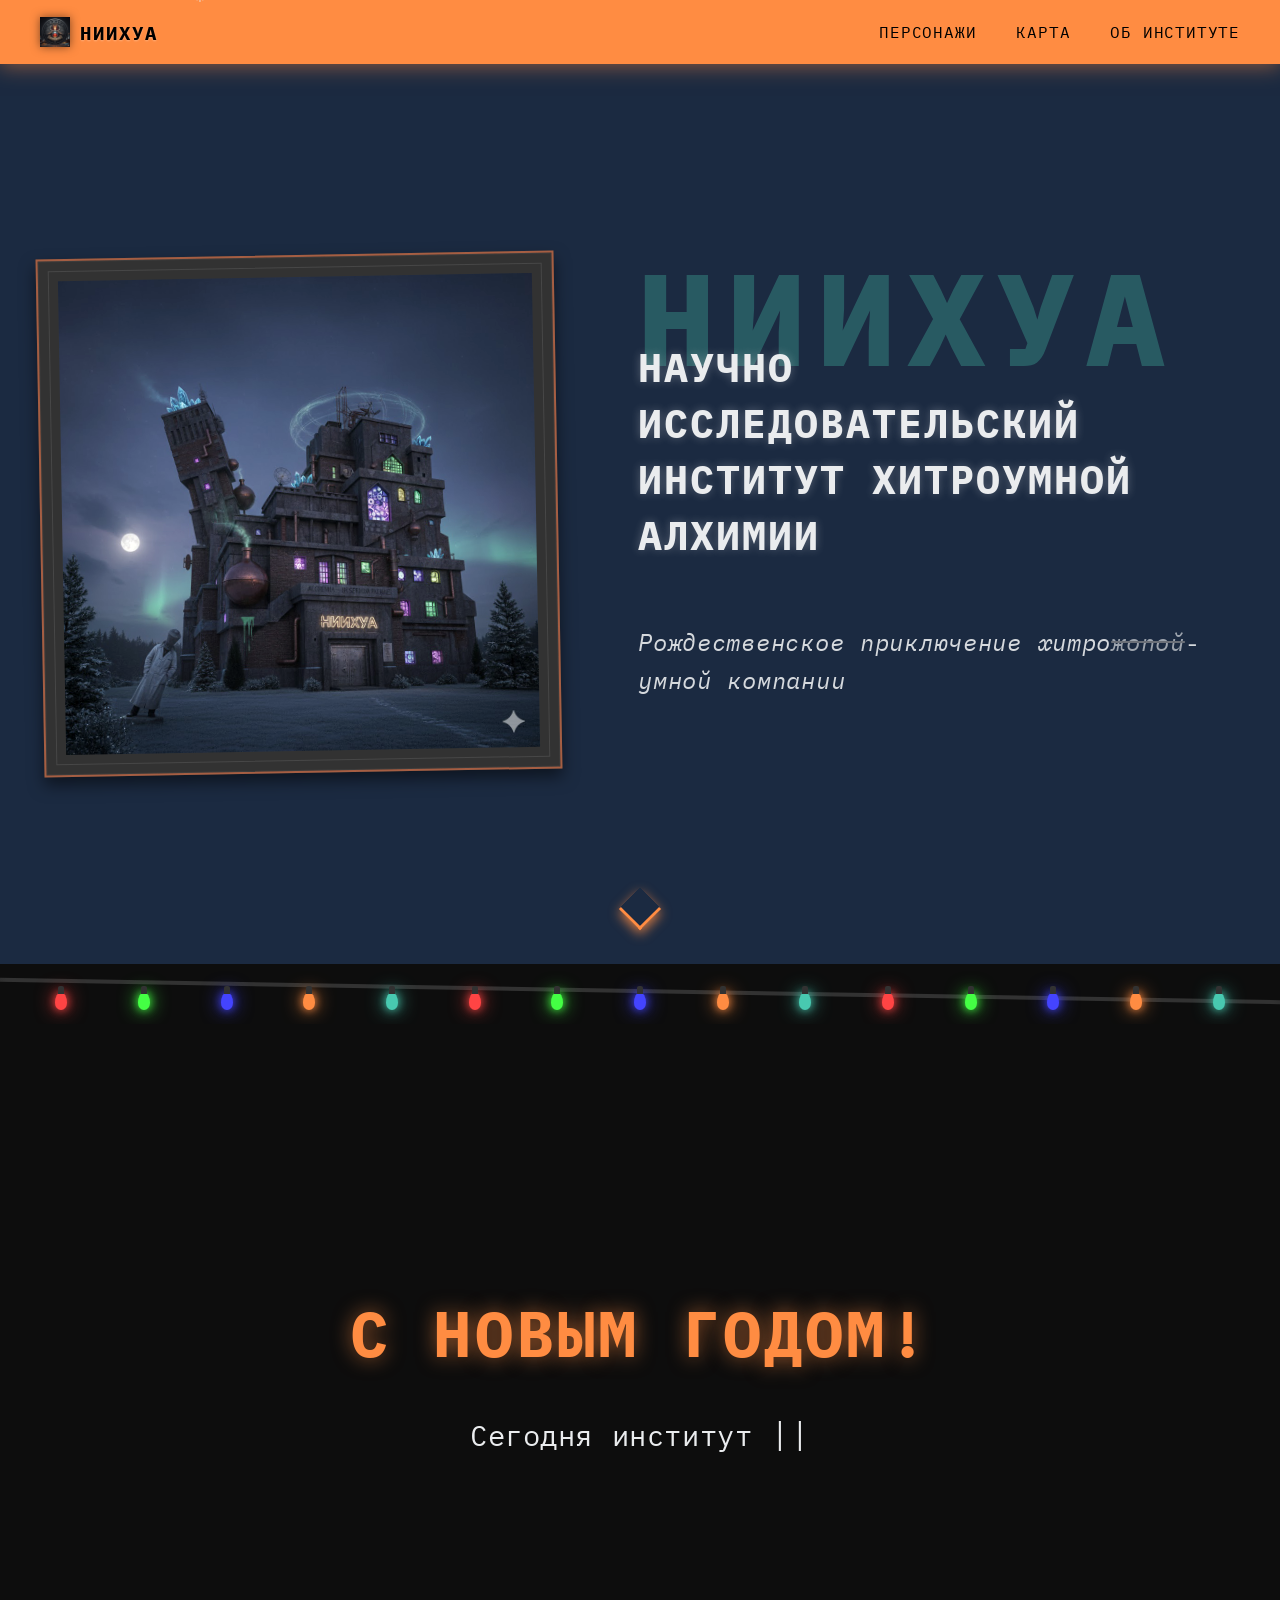
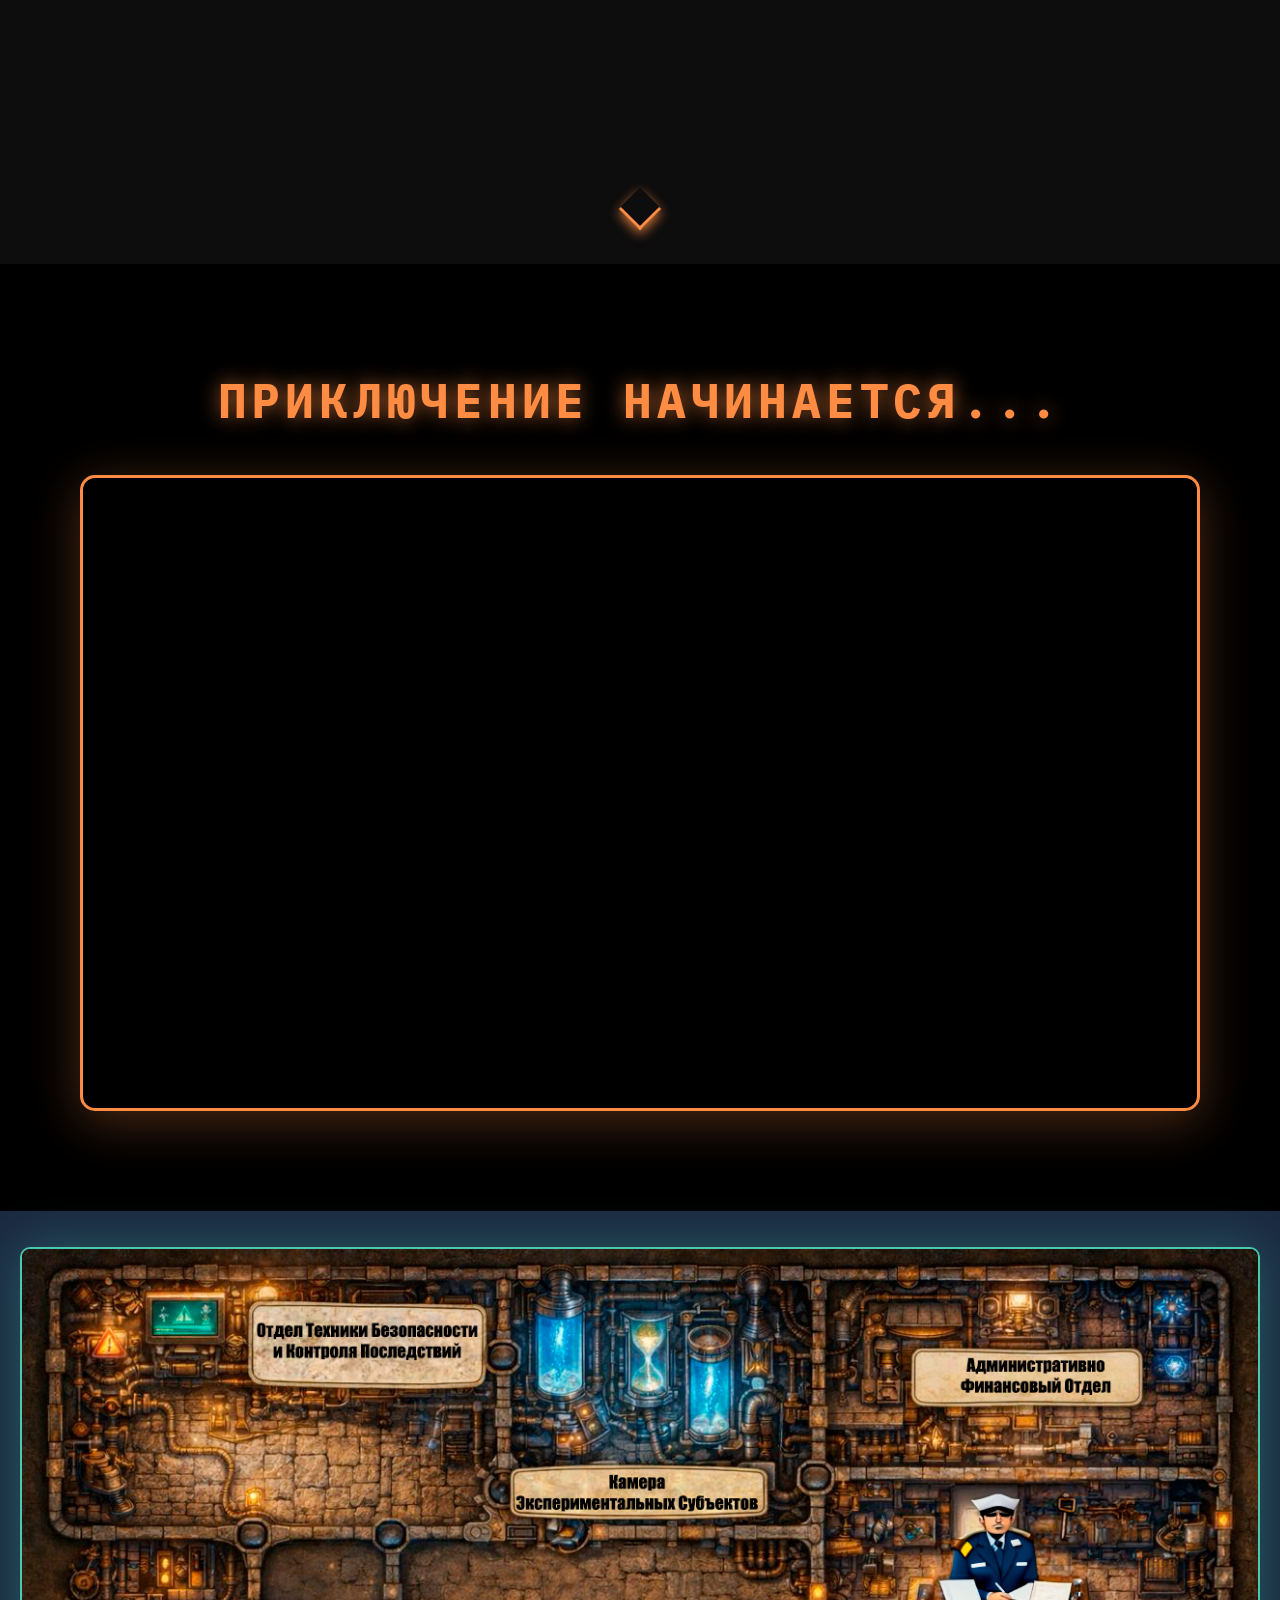
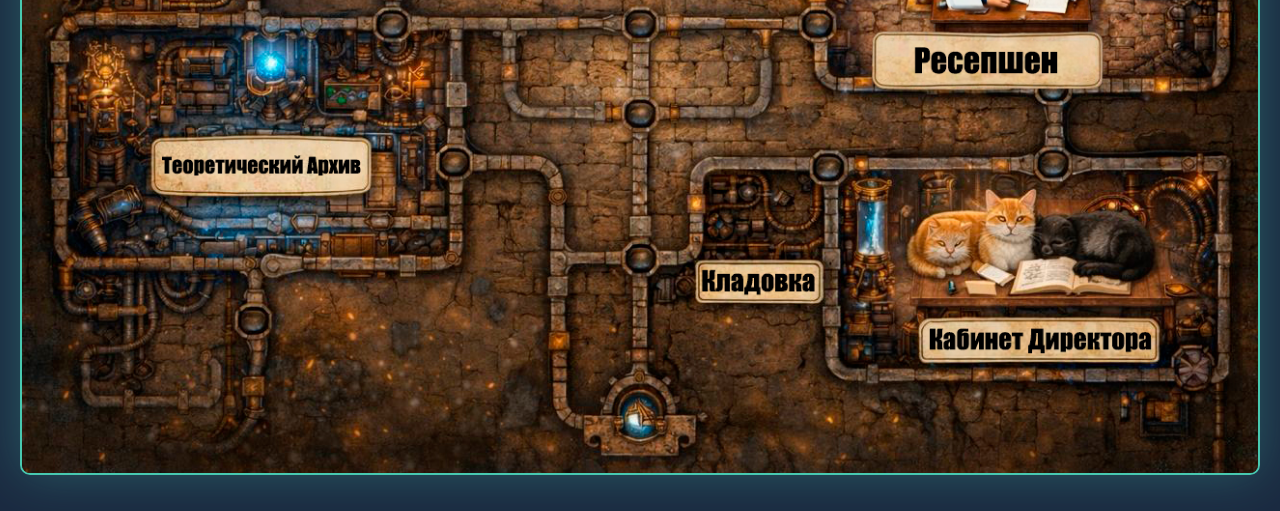
<file: index.html>
<!DOCTYPE html>
<html lang="ru">
<head>
    <meta charset="UTF-8">
    <meta name="viewport" content="width=device-width, initial-scale=1.0">
    <title>НИИХУА</title>
    <link rel="stylesheet" href="style.css?v=6">
    <link rel="preconnect" href="https://fonts.googleapis.com">
    <link rel="preconnect" href="https://fonts.gstatic.com" crossorigin>
    <link href="https://fonts.googleapis.com/css2?family=Space+Mono:wght@400;700&family=IBM+Plex+Mono:wght@400;700&display=swap" rel="stylesheet">
</head>
<body>
    <!-- Christmas Snowflakes -->
    <div class="snowflakes">
        <div class="snowflake">❄</div>
        <div class="snowflake">❅</div>
        <div class="snowflake">❆</div>
        <div class="snowflake">❄</div>
        <div class="snowflake">❅</div>
        <div class="snowflake">❆</div>
        <div class="snowflake">❄</div>
        <div class="snowflake">❅</div>
    </div>

    <header class="main-menu">
        <div class="menu-container">
            <div class="logo-section">
                <img src="icon.jpg" alt="НИИХУА" class="logo-icon">
                <span class="logo-text">НИИХУА</span>
            </div>
            <nav class="menu-nav">
                <a href="characters.html" class="menu-link">Персонажи</a>
                <a href="index.html#map" class="menu-link">Карта</a>
                <a href="institute.html" class="menu-link">Об институте</a>
            </nav>
        </div>
    </header>
    <section class="screen screen-1">
        <div class="dossier-container">
            <div class="photo-container">
                <div class="photo-wrapper">
                    <img src="first.jpg" alt="НИИХУА" class="building-photo">
                </div>
            </div>
            <div class="text-container">
                <div class="title-wrapper">
                    <span class="title-back">НИИХУА</span>
                    <h1 class="title">Научно Исследовательский Институт Хитроумной Алхимии</h1>
                </div>
                <p class="subtitle">Рождественское приключение хитро<del>жопой</del>-умной компании</p>
            </div>
        </div>
        <div class="scroll-indicator" onclick="scrollToNext()">
            <div class="arrow-down"></div>
        </div>
    </section>
    
    <section class="screen screen-2" id="screen-2">
        <div class="garland">
            <div class="garland-wire"></div>
            <div class="lights">
                <span class="light light-1"></span>
                <span class="light light-2"></span>
                <span class="light light-3"></span>
                <span class="light light-4"></span>
                <span class="light light-5"></span>
                <span class="light light-1"></span>
                <span class="light light-2"></span>
                <span class="light light-3"></span>
                <span class="light light-4"></span>
                <span class="light light-5"></span>
                <span class="light light-1"></span>
                <span class="light light-2"></span>
                <span class="light light-3"></span>
                <span class="light light-4"></span>
                <span class="light light-5"></span>
            </div>
        </div>
        <div class="screen-2-content">
            <h2 class="screen-2-title">С Новым Годом!</h2>
            <p class="screen-2-text" id="text1" data-full-text="Сегодня институт работает в праздничном режиме <strong>катастрофы</strong>."></p>
            <p class="screen-2-text" id="text2" data-full-text="У вашей команды есть три часа, чтобы предотвратить неминуемое."></p>
        </div>
        <div class="scroll-indicator" onclick="scrollToVideo()">
            <div class="arrow-down"></div>
        </div>
    </section>

    <!-- Screen 3: Video -->
    <section class="screen screen-3" id="screen-3">
        <div class="video-container">
            <h2 class="video-title">Приключение начинается...</h2>
            <div class="video-wrapper">
                <iframe id="youtube-player" width="100%" height="100%" 
                    src="https://www.youtube.com/embed/UDsu-WVmAhE?enablejsapi=1" 
                    title="YouTube video player" 
                    frameborder="0" 
                    allow="accelerometer; autoplay; clipboard-write; encrypted-media; gyroscope; picture-in-picture; web-share" 
                    allowfullscreen>
                </iframe>
            </div>
        </div>
    </section>

    <!-- Screen 4: Map -->
    <section class="screen screen-4" id="map">
        <div class="map-container">
            <img src="map.jpg" alt="Карта НИИХУА" class="map-image">
        </div>
    </section>
    <script src="script.js?v=2"></script>
</body>
</html>
</file>
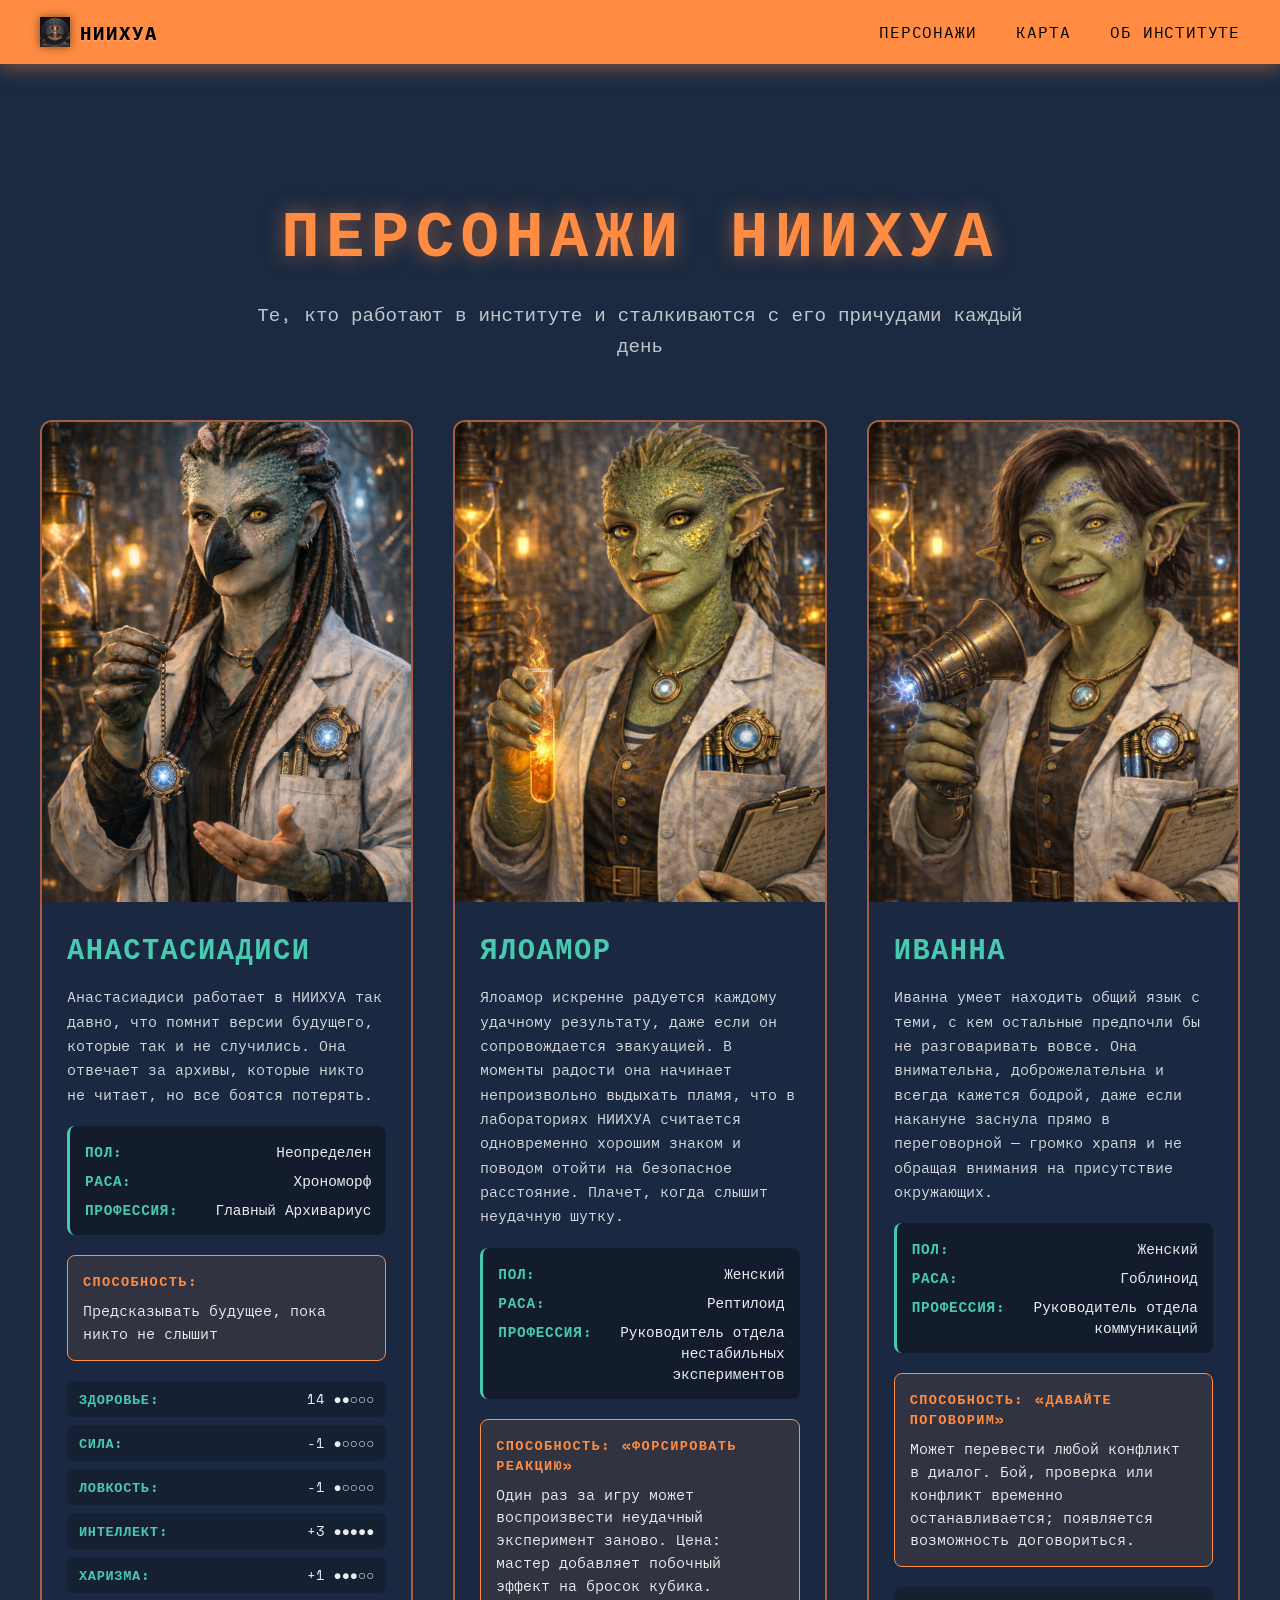
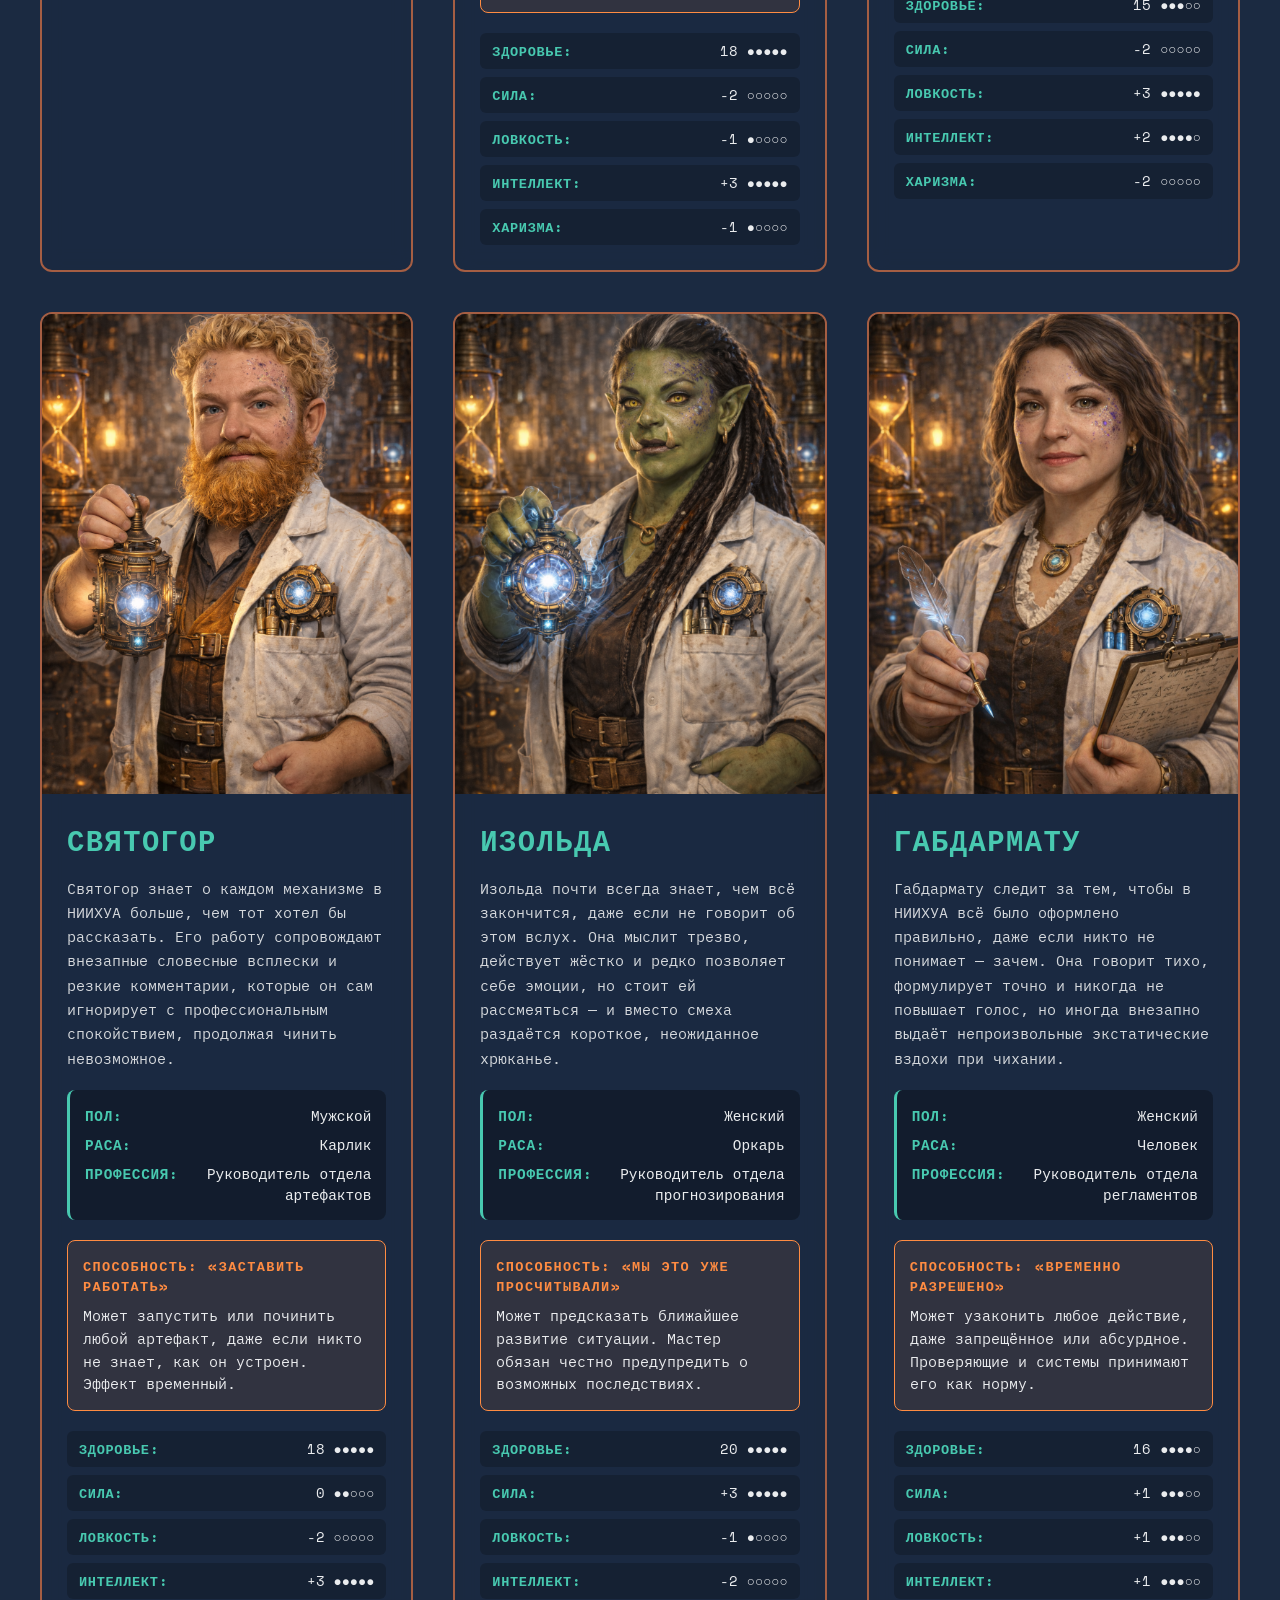
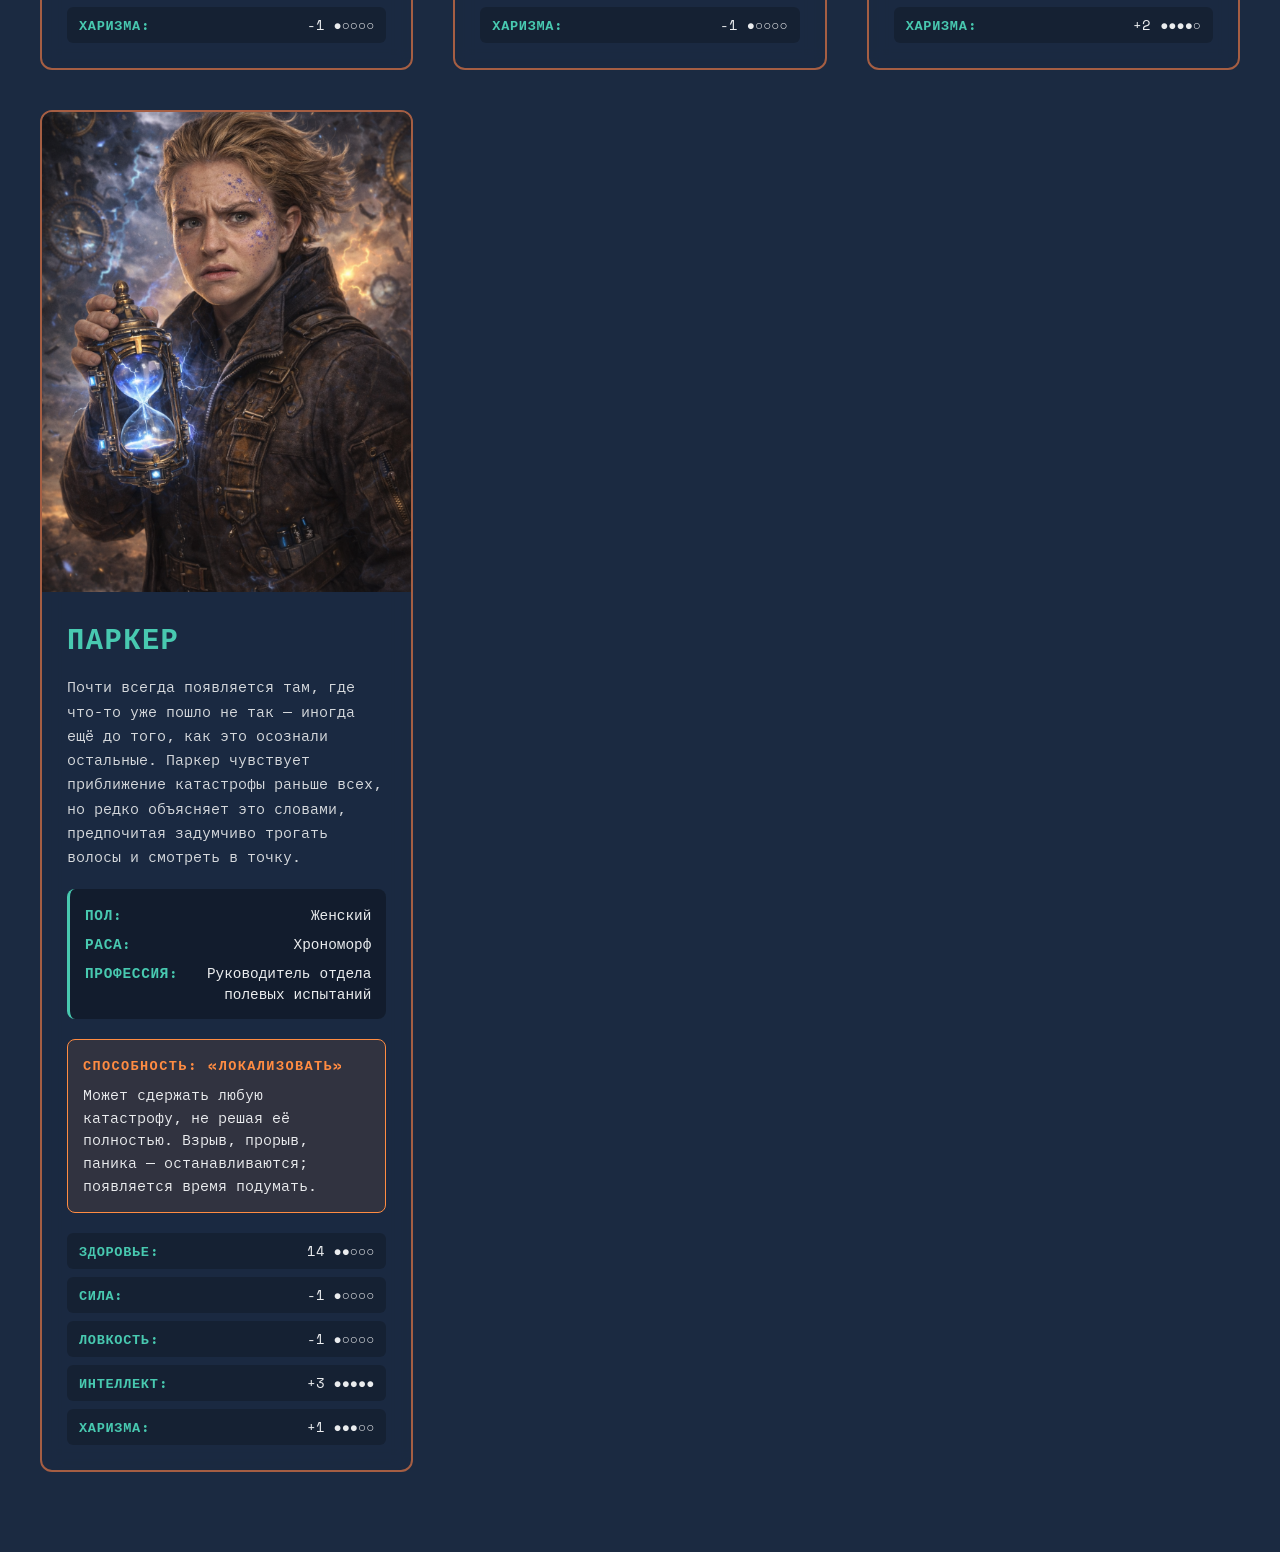
<file: characters.html>
<!DOCTYPE html>
<html lang="ru">
<head>
    <meta charset="UTF-8">
    <meta name="viewport" content="width=device-width, initial-scale=1.0">
    <title>Персонажи - НИИХУА</title>
    <link rel="stylesheet" href="style.css?v=6">
    <link rel="stylesheet" href="characters.css?v=3">
    <link rel="preconnect" href="https://fonts.googleapis.com">
    <link rel="preconnect" href="https://fonts.gstatic.com" crossorigin>
    <link href="https://fonts.googleapis.com/css2?family=Space+Mono:wght@400;700&family=IBM+Plex+Mono:wght@400;700&display=swap" rel="stylesheet">
</head>
<body>
    <!-- Christmas Twinkling Stars -->
    <div class="christmas-stars">
        <div class="star">✦</div>
        <div class="star">✧</div>
        <div class="star">✦</div>
        <div class="star">✧</div>
        <div class="star">✦</div>
        <div class="star">✧</div>
    </div>

    <!-- Main Menu -->
    <header class="main-menu">
        <div class="menu-container">
            <div class="logo-section">
                <a href="index.html" style="display: flex; align-items: center; gap: 10px; text-decoration: none;">
                    <img src="icon.jpg" alt="НИИХУА" class="logo-icon">
                    <span class="logo-text">НИИХУА</span>
                </a>
            </div>
            <nav class="menu-nav">
                <a href="characters.html" class="menu-link">Персонажи</a>
                <a href="index.html#map" class="menu-link">Карта</a>
                <a href="institute.html" class="menu-link">Об институте</a>
            </nav>
        </div>
    </header>

    <!-- Characters Section -->
    <section class="characters-section">
        <div class="characters-header">
            <h1 class="characters-title">Персонажи НИИХУА</h1>
            <p class="characters-subtitle">Те, кто работают в институте и сталкиваются с его причудами каждый день</p>
        </div>

        <div class="characters-grid">
            <!-- Карточка 1: Анастасиадиси -->
            <div class="character-card">
                <div class="character-image-wrapper">
                    <img src="characters/anastasiadisi.png" alt="Анастасиадиси" class="character-image">
                </div>
                <div class="character-content">
                    <h2 class="character-name">Анастасиадиси</h2>
                    <p class="character-description">Анастасиадиси работает в НИИХУА так давно, что помнит версии будущего, которые так и не случились. Она отвечает за архивы, которые никто не читает, но все боятся потерять.</p>
                    
                    <div class="character-info">
                        <div class="info-row">
                            <span class="info-label">Пол:</span>
                            <span class="info-value">Неопределен</span>
                        </div>
                        <div class="info-row">
                            <span class="info-label">Раса:</span>
                            <span class="info-value">Хрономорф</span>
                        </div>
                        <div class="info-row">
                            <span class="info-label">Профессия:</span>
                            <span class="info-value">Главный Архивариус</span>
                        </div>
                    </div>

                    <div class="character-ability">
                        <div class="ability-title">Способность:</div>
                        <div class="ability-text">Предсказывать будущее, пока никто не слышит</div>
                    </div>

                    <div class="character-stats">
                        <div class="stat"><span class="stat-label">Здоровье:</span> <span class="stat-value">14 ●●○○○</span></div>
                        <div class="stat"><span class="stat-label">Сила:</span> <span class="stat-value">-1 ●○○○○</span></div>
                        <div class="stat"><span class="stat-label">Ловкость:</span> <span class="stat-value">-1 ●○○○○</span></div>
                        <div class="stat"><span class="stat-label">Интеллект:</span> <span class="stat-value">+3 ●●●●●</span></div>
                        <div class="stat"><span class="stat-label">Харизма:</span> <span class="stat-value">+1 ●●●○○</span></div>
                    </div>
                </div>
            </div>

            <!-- Карточка 2: Ялоамор -->
            <div class="character-card">
                <div class="character-image-wrapper">
                    <img src="characters/olginia.png" alt="Ялоамор" class="character-image">
                </div>
                <div class="character-content">
                    <h2 class="character-name">Ялоамор</h2>
                    <p class="character-description">Ялоамор искренне радуется каждому удачному результату, даже если он сопровождается эвакуацией. В моменты радости она начинает непроизвольно выдыхать пламя, что в лабораториях НИИХУА считается одновременно хорошим знаком и поводом отойти на безопасное расстояние. Плачет, когда слышит неудачную шутку.</p>
                    
                    <div class="character-info">
                        <div class="info-row">
                            <span class="info-label">Пол:</span>
                            <span class="info-value">Женский</span>
                        </div>
                        <div class="info-row">
                            <span class="info-label">Раса:</span>
                            <span class="info-value">Рептилоид</span>
                        </div>
                        <div class="info-row">
                            <span class="info-label">Профессия:</span>
                            <span class="info-value">Руководитель отдела нестабильных экспериментов</span>
                        </div>
                    </div>

                    <div class="character-ability">
                        <div class="ability-title">Способность: «Форсировать реакцию»</div>
                        <div class="ability-text">Один раз за игру может воспроизвести неудачный эксперимент заново. Цена: мастер добавляет побочный эффект на бросок кубика.</div>
                    </div>

                    <div class="character-stats">
                        <div class="stat"><span class="stat-label">Здоровье:</span> <span class="stat-value">18 ●●●●●</span></div>
                        <div class="stat"><span class="stat-label">Сила:</span> <span class="stat-value">-2 ○○○○○</span></div>
                        <div class="stat"><span class="stat-label">Ловкость:</span> <span class="stat-value">-1 ●○○○○</span></div>
                        <div class="stat"><span class="stat-label">Интеллект:</span> <span class="stat-value">+3 ●●●●●</span></div>
                        <div class="stat"><span class="stat-label">Харизма:</span> <span class="stat-value">-1 ●○○○○</span></div>
                    </div>
                </div>
            </div>

            <!-- Карточка 3: Иванна -->
            <div class="character-card">
                <div class="character-image-wrapper">
                    <img src="characters/ivanna.png" alt="Иванна" class="character-image">
                </div>
                <div class="character-content">
                    <h2 class="character-name">Иванна</h2>
                    <p class="character-description">Иванна умеет находить общий язык с теми, с кем остальные предпочли бы не разговаривать вовсе. Она внимательна, доброжелательна и всегда кажется бодрой, даже если накануне заснула прямо в переговорной — громко храпя и не обращая внимания на присутствие окружающих.</p>
                    
                    <div class="character-info">
                        <div class="info-row">
                            <span class="info-label">Пол:</span>
                            <span class="info-value">Женский</span>
                        </div>
                        <div class="info-row">
                            <span class="info-label">Раса:</span>
                            <span class="info-value">Гоблиноид</span>
                        </div>
                        <div class="info-row">
                            <span class="info-label">Профессия:</span>
                            <span class="info-value">Руководитель отдела коммуникаций</span>
                        </div>
                    </div>

                    <div class="character-ability">
                        <div class="ability-title">Способность: «Давайте поговорим»</div>
                        <div class="ability-text">Может перевести любой конфликт в диалог. Бой, проверка или конфликт временно останавливается; появляется возможность договориться.</div>
                    </div>

                    <div class="character-stats">
                        <div class="stat"><span class="stat-label">Здоровье:</span> <span class="stat-value">15 ●●●○○</span></div>
                        <div class="stat"><span class="stat-label">Сила:</span> <span class="stat-value">-2 ○○○○○</span></div>
                        <div class="stat"><span class="stat-label">Ловкость:</span> <span class="stat-value">+3 ●●●●●</span></div>
                        <div class="stat"><span class="stat-label">Интеллект:</span> <span class="stat-value">+2 ●●●●○</span></div>
                        <div class="stat"><span class="stat-label">Харизма:</span> <span class="stat-value">-2 ○○○○○</span></div>
                    </div>
                </div>
            </div>

            <!-- Карточка 4: Святогор -->
            <div class="character-card">
                <div class="character-image-wrapper">
                    <img src="characters/svatogor.png" alt="Святогор" class="character-image">
                </div>
                <div class="character-content">
                    <h2 class="character-name">Святогор</h2>
                    <p class="character-description">Святогор знает о каждом механизме в НИИХУА больше, чем тот хотел бы рассказать. Его работу сопровождают внезапные словесные всплески и резкие комментарии, которые он сам игнорирует с профессиональным спокойствием, продолжая чинить невозможное.</p>
                    
                    <div class="character-info">
                        <div class="info-row">
                            <span class="info-label">Пол:</span>
                            <span class="info-value">Мужской</span>
                        </div>
                        <div class="info-row">
                            <span class="info-label">Раса:</span>
                            <span class="info-value">Карлик</span>
                        </div>
                        <div class="info-row">
                            <span class="info-label">Профессия:</span>
                            <span class="info-value">Руководитель отдела артефактов</span>
                        </div>
                    </div>

                    <div class="character-ability">
                        <div class="ability-title">Способность: «Заставить работать»</div>
                        <div class="ability-text">Может запустить или починить любой артефакт, даже если никто не знает, как он устроен. Эффект временный.</div>
                    </div>

                    <div class="character-stats">
                        <div class="stat"><span class="stat-label">Здоровье:</span> <span class="stat-value">18 ●●●●●</span></div>
                        <div class="stat"><span class="stat-label">Сила:</span> <span class="stat-value">0 ●●○○○</span></div>
                        <div class="stat"><span class="stat-label">Ловкость:</span> <span class="stat-value">-2 ○○○○○</span></div>
                        <div class="stat"><span class="stat-label">Интеллект:</span> <span class="stat-value">+3 ●●●●●</span></div>
                        <div class="stat"><span class="stat-label">Харизма:</span> <span class="stat-value">-1 ●○○○○</span></div>
                    </div>
                </div>
            </div>

            <!-- Карточка 5: Изольда -->
            <div class="character-card">
                <div class="character-image-wrapper">
                    <img src="characters/isolda.png" alt="Изольда" class="character-image">
                </div>
                <div class="character-content">
                    <h2 class="character-name">Изольда</h2>
                    <p class="character-description">Изольда почти всегда знает, чем всё закончится, даже если не говорит об этом вслух. Она мыслит трезво, действует жёстко и редко позволяет себе эмоции, но стоит ей рассмеяться — и вместо смеха раздаётся короткое, неожиданное хрюканье.</p>
                    
                    <div class="character-info">
                        <div class="info-row">
                            <span class="info-label">Пол:</span>
                            <span class="info-value">Женский</span>
                        </div>
                        <div class="info-row">
                            <span class="info-label">Раса:</span>
                            <span class="info-value">Оркарь</span>
                        </div>
                        <div class="info-row">
                            <span class="info-label">Профессия:</span>
                            <span class="info-value">Руководитель отдела прогнозирования</span>
                        </div>
                    </div>

                    <div class="character-ability">
                        <div class="ability-title">Способность: «Мы это уже просчитывали»</div>
                        <div class="ability-text">Может предсказать ближайшее развитие ситуации. Мастер обязан честно предупредить о возможных последствиях.</div>
                    </div>

                    <div class="character-stats">
                        <div class="stat"><span class="stat-label">Здоровье:</span> <span class="stat-value">20 ●●●●●</span></div>
                        <div class="stat"><span class="stat-label">Сила:</span> <span class="stat-value">+3 ●●●●●</span></div>
                        <div class="stat"><span class="stat-label">Ловкость:</span> <span class="stat-value">-1 ●○○○○</span></div>
                        <div class="stat"><span class="stat-label">Интеллект:</span> <span class="stat-value">-2 ○○○○○</span></div>
                        <div class="stat"><span class="stat-label">Харизма:</span> <span class="stat-value">-1 ●○○○○</span></div>
                    </div>
                </div>
            </div>

            <!-- Карточка 6: Габдармату -->
            <div class="character-card">
                <div class="character-image-wrapper">
                    <img src="characters/gabdarmatu.png" alt="Габдармату" class="character-image">
                </div>
                <div class="character-content">
                    <h2 class="character-name">Габдармату</h2>
                    <p class="character-description">Габдармату следит за тем, чтобы в НИИХУА всё было оформлено правильно, даже если никто не понимает — зачем. Она говорит тихо, формулирует точно и никогда не повышает голос, но иногда внезапно выдаёт непроизвольные экстатические вздохи при чихании.</p>
                    
                    <div class="character-info">
                        <div class="info-row">
                            <span class="info-label">Пол:</span>
                            <span class="info-value">Женский</span>
                        </div>
                        <div class="info-row">
                            <span class="info-label">Раса:</span>
                            <span class="info-value">Человек</span>
                        </div>
                        <div class="info-row">
                            <span class="info-label">Профессия:</span>
                            <span class="info-value">Руководитель отдела регламентов</span>
                        </div>
                    </div>

                    <div class="character-ability">
                        <div class="ability-title">Способность: «Временно разрешено»</div>
                        <div class="ability-text">Может узаконить любое действие, даже запрещённое или абсурдное. Проверяющие и системы принимают его как норму.</div>
                    </div>

                    <div class="character-stats">
                        <div class="stat"><span class="stat-label">Здоровье:</span> <span class="stat-value">16 ●●●●○</span></div>
                        <div class="stat"><span class="stat-label">Сила:</span> <span class="stat-value">+1 ●●●○○</span></div>
                        <div class="stat"><span class="stat-label">Ловкость:</span> <span class="stat-value">+1 ●●●○○</span></div>
                        <div class="stat"><span class="stat-label">Интеллект:</span> <span class="stat-value">+1 ●●●○○</span></div>
                        <div class="stat"><span class="stat-label">Харизма:</span> <span class="stat-value">+2 ●●●●○</span></div>
                    </div>
                </div>
            </div>

            <!-- Карточка 7: Паркер -->
            <div class="character-card">
                <div class="character-image-wrapper">
                    <img src="characters/parker.png" alt="Паркер" class="character-image">
                </div>
                <div class="character-content">
                    <h2 class="character-name">Паркер</h2>
                    <p class="character-description">Почти всегда появляется там, где что-то уже пошло не так — иногда ещё до того, как это осознали остальные. Паркер чувствует приближение катастрофы раньше всех, но редко объясняет это словами, предпочитая задумчиво трогать волосы и смотреть в точку.</p>
                    
                    <div class="character-info">
                        <div class="info-row">
                            <span class="info-label">Пол:</span>
                            <span class="info-value">Женский</span>
                        </div>
                        <div class="info-row">
                            <span class="info-label">Раса:</span>
                            <span class="info-value">Хрономорф</span>
                        </div>
                        <div class="info-row">
                            <span class="info-label">Профессия:</span>
                            <span class="info-value">Руководитель отдела полевых испытаний</span>
                        </div>
                    </div>

                    <div class="character-ability">
                        <div class="ability-title">Способность: «Локализовать»</div>
                        <div class="ability-text">Может сдержать любую катастрофу, не решая её полностью. Взрыв, прорыв, паника — останавливаются; появляется время подумать.</div>
                    </div>

                    <div class="character-stats">
                        <div class="stat"><span class="stat-label">Здоровье:</span> <span class="stat-value">14 ●●○○○</span></div>
                        <div class="stat"><span class="stat-label">Сила:</span> <span class="stat-value">-1 ●○○○○</span></div>
                        <div class="stat"><span class="stat-label">Ловкость:</span> <span class="stat-value">-1 ●○○○○</span></div>
                        <div class="stat"><span class="stat-label">Интеллект:</span> <span class="stat-value">+3 ●●●●●</span></div>
                        <div class="stat"><span class="stat-label">Харизма:</span> <span class="stat-value">+1 ●●●○○</span></div>
                    </div>
                </div>
            </div>

        </div>
    </section>
</body>
</html>
</file>
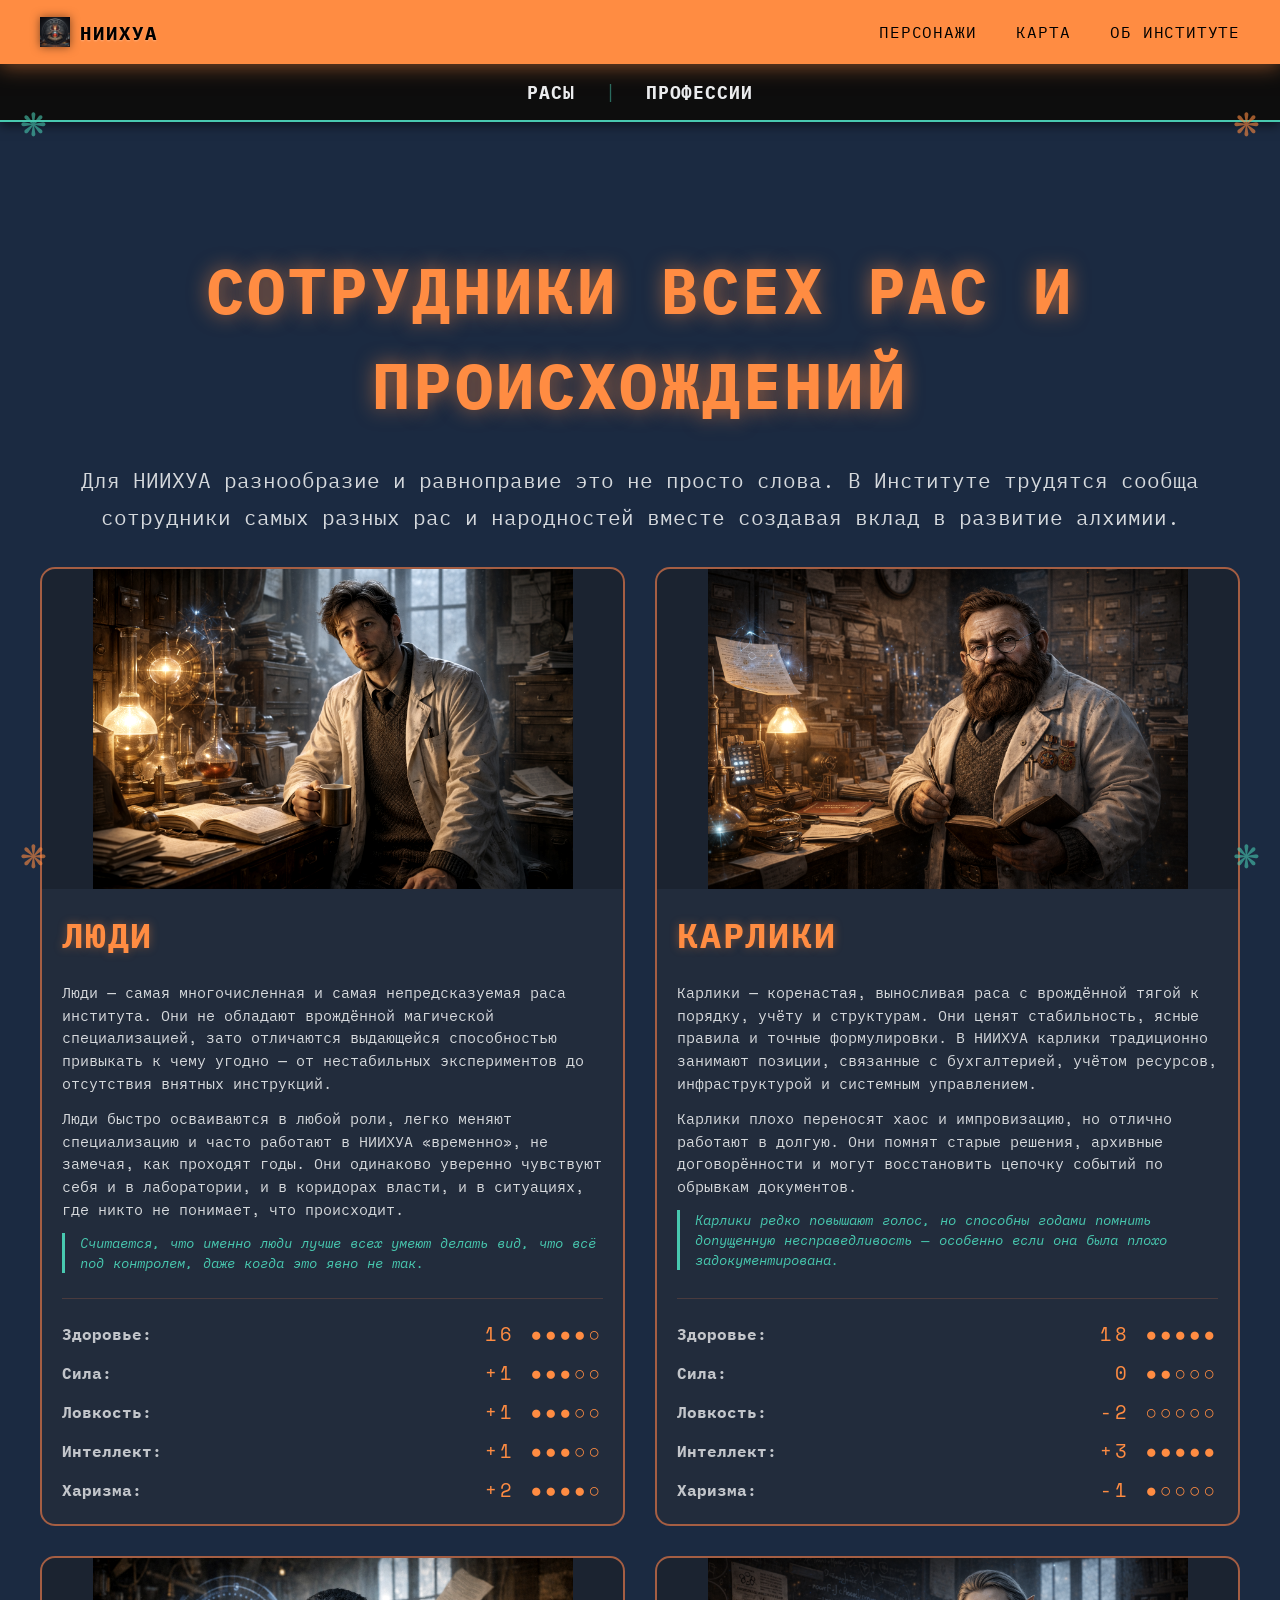
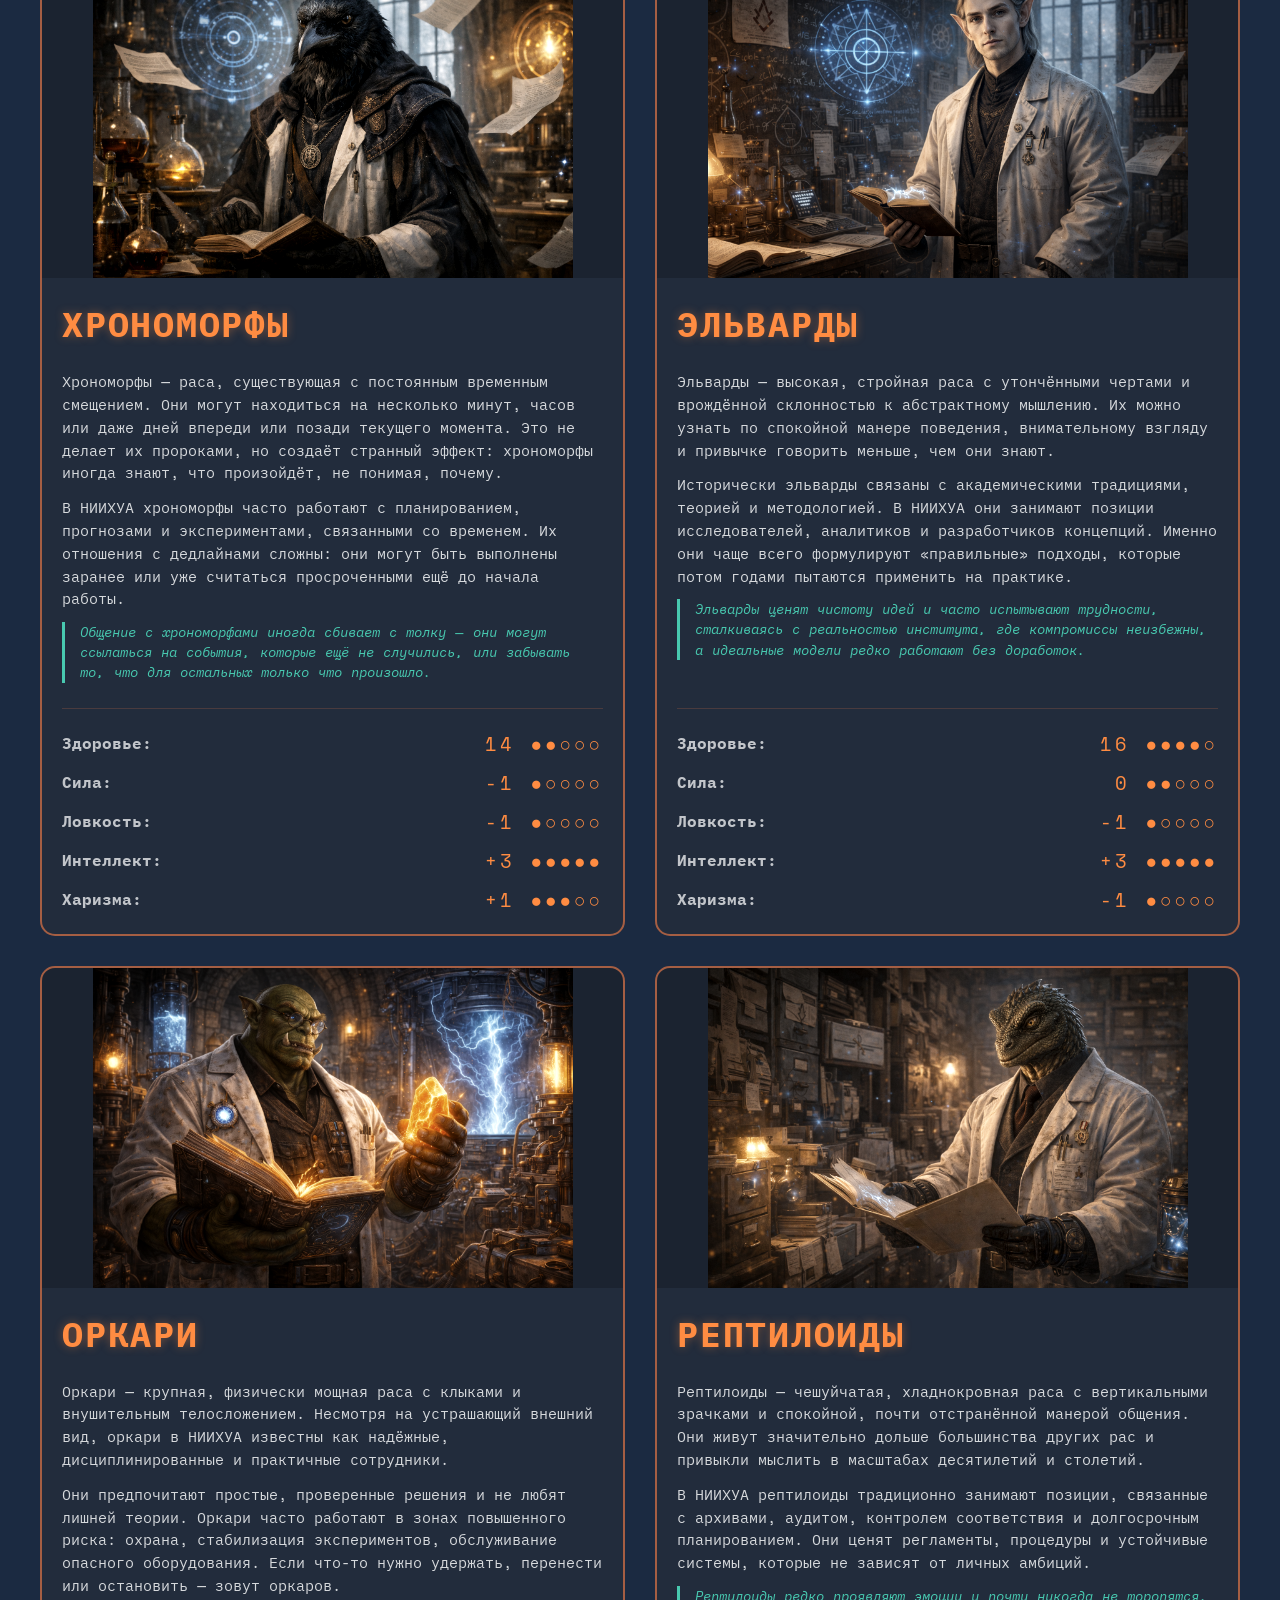
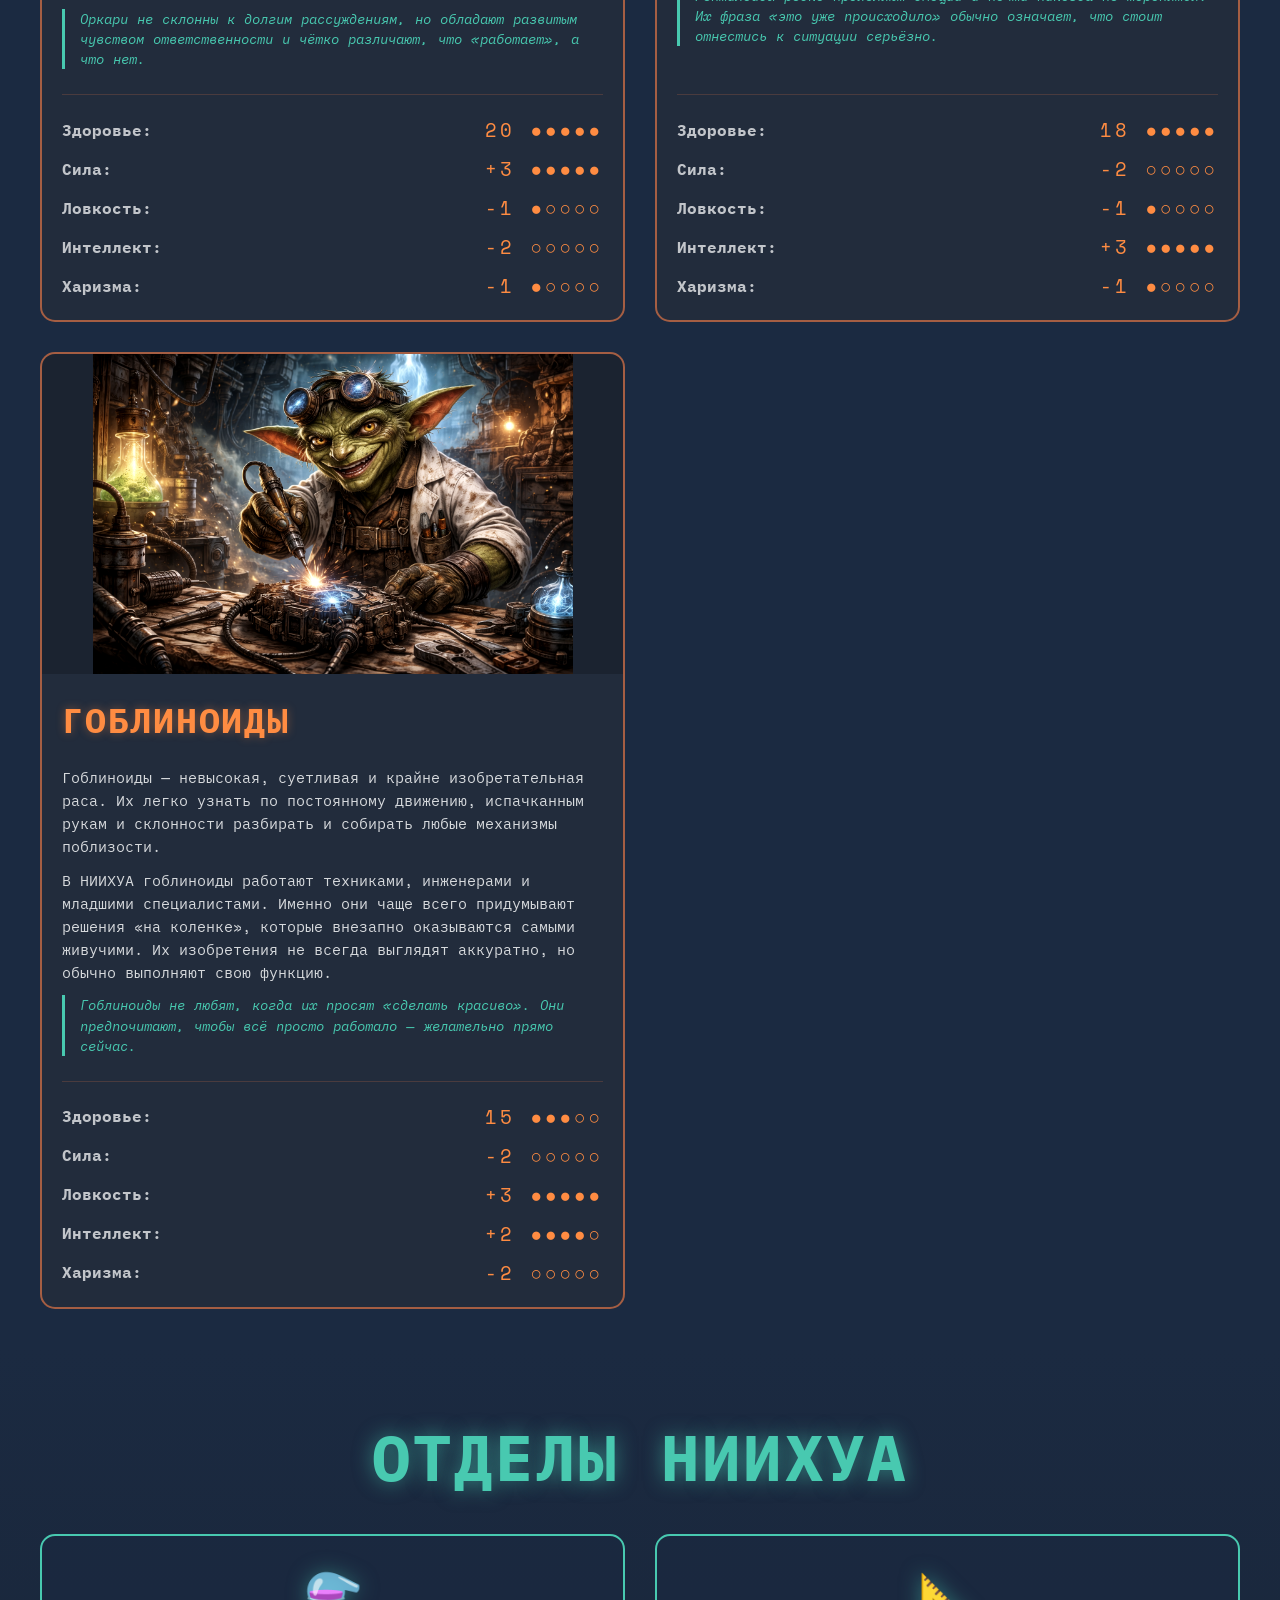
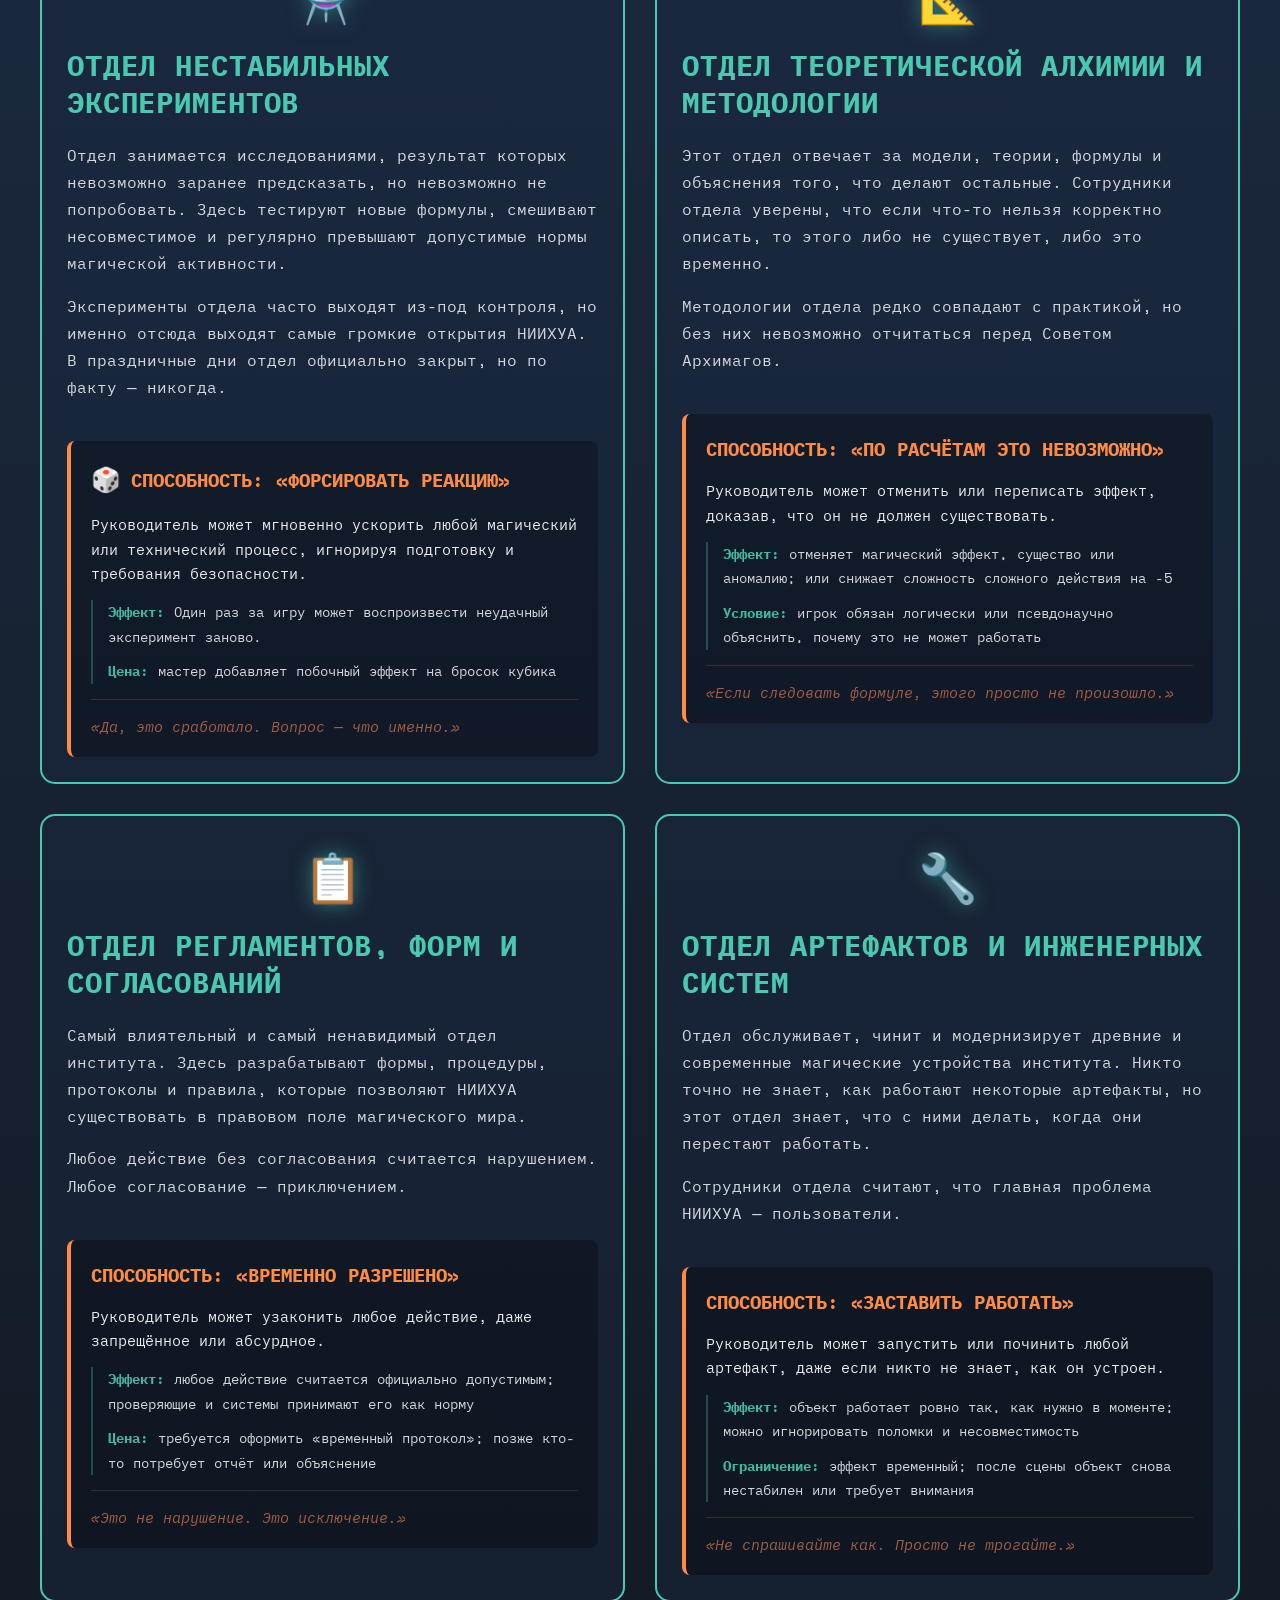
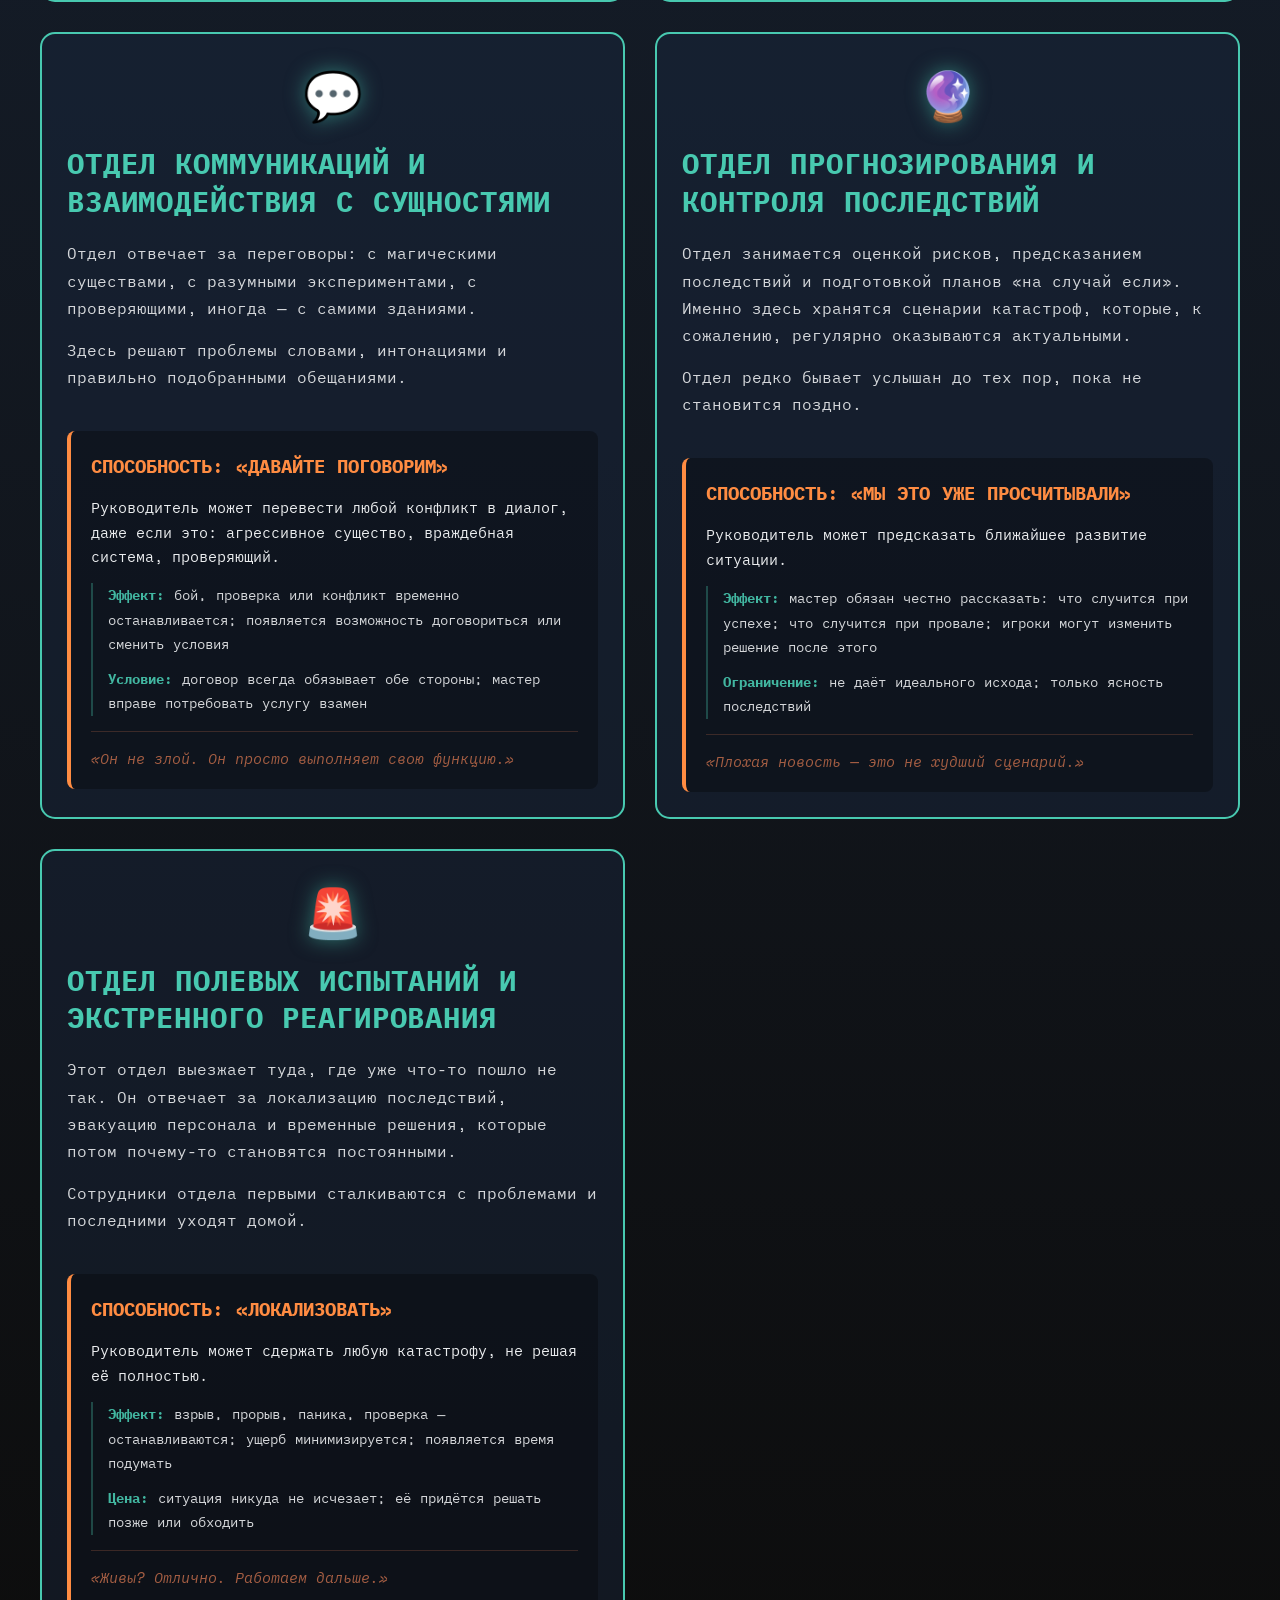
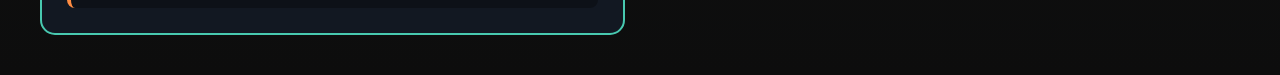
<file: institute.html>
<!DOCTYPE html>
<html lang="ru">
<head>
    <meta charset="UTF-8">
    <meta name="viewport" content="width=device-width, initial-scale=1.0">
    <title>Об институте - НИИХУА</title>
    <link rel="stylesheet" href="style.css?v=6">
    <link rel="stylesheet" href="institute.css?v=5">
    <link rel="preconnect" href="https://fonts.googleapis.com">
    <link rel="preconnect" href="https://fonts.gstatic.com" crossorigin>
    <link href="https://fonts.googleapis.com/css2?family=Space+Mono:wght@400;700;900&family=IBM+Plex+Mono:wght@400;700&display=swap" rel="stylesheet">
</head>
<body>
    <!-- Christmas Corner Ornaments -->
    <div class="christmas-corners">
        <div class="corner-ornament top-left">❋</div>
        <div class="corner-ornament top-right">❋</div>
        <div class="corner-ornament bottom-left">❋</div>
        <div class="corner-ornament bottom-right">❋</div>
    </div>

    <header class="main-menu">
        <div class="menu-container">
            <div class="logo-section">
                <a href="index.html" style="display: flex; align-items: center; gap: 10px; text-decoration: none;">
                    <img src="icon.jpg" alt="НИИХУА" class="logo-icon">
                    <span class="logo-text">НИИХУА</span>
                </a>
            </div>
            <nav class="menu-nav">
                <a href="characters.html" class="menu-link">Персонажи</a>
                <a href="index.html#map" class="menu-link">Карта</a>
                <a href="institute.html" class="menu-link">Об институте</a>
            </nav>
        </div>
    </header>
    
    <nav class="page-nav">
        <div class="page-nav-container">
            <a href="#races" class="page-nav-link">Расы</a>
            <span class="page-nav-divider">|</span>
            <a href="#departments" class="page-nav-link">Профессии</a>
        </div>
    </nav>
    
    <section class="races-section" id="races">
        <div class="races-header">
            <h1 class="races-title">Сотрудники всех рас и происхождений</h1>
            <p class="races-subtitle">Для НИИХУА разнообразие и равноправие это не просто слова. В Институте трудятся сообща сотрудники самых разных рас и народностей вместе создавая вклад в развитие алхимии.</p>
        </div>
        
        <div class="races-grid">
            <!-- Люди -->
            <div class="race-card">
                <div class="race-image-wrapper">
                    <img src="classes/human.png" alt="Люди" class="race-image">
                </div>
                <div class="race-content">
                    <h2 class="race-name">Люди</h2>
                    <p class="race-description">Люди — самая многочисленная и самая непредсказуемая раса института. Они не обладают врождённой магической специализацией, зато отличаются выдающейся способностью привыкать к чему угодно — от нестабильных экспериментов до отсутствия внятных инструкций.</p>
                    <p class="race-description">Люди быстро осваиваются в любой роли, легко меняют специализацию и часто работают в НИИХУА «временно», не замечая, как проходят годы. Они одинаково уверенно чувствуют себя и в лаборатории, и в коридорах власти, и в ситуациях, где никто не понимает, что происходит.</p>
                    <p class="race-note">Считается, что именно люди лучше всех умеют делать вид, что всё под контролем, даже когда это явно не так.</p>
                    <div class="race-stats">
                        <div class="stat"><span class="stat-label">Здоровье:</span> <span class="stat-value">16 ●●●●○</span></div>
                        <div class="stat"><span class="stat-label">Сила:</span> <span class="stat-value">+1 ●●●○○</span></div>
                        <div class="stat"><span class="stat-label">Ловкость:</span> <span class="stat-value">+1 ●●●○○</span></div>
                        <div class="stat"><span class="stat-label">Интеллект:</span> <span class="stat-value">+1 ●●●○○</span></div>
                        <div class="stat"><span class="stat-label">Харизма:</span> <span class="stat-value">+2 ●●●●○</span></div>
                    </div>
                </div>
            </div>
            
            <!-- Карлики -->
            <div class="race-card">
                <div class="race-image-wrapper">
                    <img src="classes/karliks.png" alt="Карлики" class="race-image">
                </div>
                <div class="race-content">
                    <h2 class="race-name">Карлики</h2>
                    <p class="race-description">Карлики — коренастая, выносливая раса с врождённой тягой к порядку, учёту и структурам. Они ценят стабильность, ясные правила и точные формулировки. В НИИХУА карлики традиционно занимают позиции, связанные с бухгалтерией, учётом ресурсов, инфраструктурой и системным управлением.</p>
                    <p class="race-description">Карлики плохо переносят хаос и импровизацию, но отлично работают в долгую. Они помнят старые решения, архивные договорённости и могут восстановить цепочку событий по обрывкам документов.</p>
                    <p class="race-note">Карлики редко повышают голос, но способны годами помнить допущенную несправедливость — особенно если она была плохо задокументирована.</p>
                    <div class="race-stats">
                        <div class="stat"><span class="stat-label">Здоровье:</span> <span class="stat-value">18 ●●●●●</span></div>
                        <div class="stat"><span class="stat-label">Сила:</span> <span class="stat-value">0 ●●○○○</span></div>
                        <div class="stat"><span class="stat-label">Ловкость:</span> <span class="stat-value">-2 ○○○○○</span></div>
                        <div class="stat"><span class="stat-label">Интеллект:</span> <span class="stat-value">+3 ●●●●●</span></div>
                        <div class="stat"><span class="stat-label">Харизма:</span> <span class="stat-value">-1 ●○○○○</span></div>
                    </div>
                </div>
            </div>
            
            <!-- Хрономорфы -->
            <div class="race-card">
                <div class="race-image-wrapper">
                    <img src="classes/chronomorf.png" alt="Хрономорфы" class="race-image">
                </div>
                <div class="race-content">
                    <h2 class="race-name">Хрономорфы</h2>
                    <p class="race-description">Хрономорфы — раса, существующая с постоянным временным смещением. Они могут находиться на несколько минут, часов или даже дней впереди или позади текущего момента. Это не делает их пророками, но создаёт странный эффект: хрономорфы иногда знают, что произойдёт, не понимая, почему.</p>
                    <p class="race-description">В НИИХУА хрономорфы часто работают с планированием, прогнозами и экспериментами, связанными со временем. Их отношения с дедлайнами сложны: они могут быть выполнены заранее или уже считаться просроченными ещё до начала работы.</p>
                    <p class="race-note">Общение с хрономорфами иногда сбивает с толку — они могут ссылаться на события, которые ещё не случились, или забывать то, что для остальных только что произошло.</p>
                    <div class="race-stats">
                        <div class="stat"><span class="stat-label">Здоровье:</span> <span class="stat-value">14 ●●○○○</span></div>
                        <div class="stat"><span class="stat-label">Сила:</span> <span class="stat-value">-1 ●○○○○</span></div>
                        <div class="stat"><span class="stat-label">Ловкость:</span> <span class="stat-value">-1 ●○○○○</span></div>
                        <div class="stat"><span class="stat-label">Интеллект:</span> <span class="stat-value">+3 ●●●●●</span></div>
                        <div class="stat"><span class="stat-label">Харизма:</span> <span class="stat-value">+1 ●●●○○</span></div>
                    </div>
                </div>
            </div>
            
            <!-- Эльварды -->
            <div class="race-card">
                <div class="race-image-wrapper">
                    <img src="classes/elvard.png" alt="Эльварды" class="race-image">
                </div>
                <div class="race-content">
                    <h2 class="race-name">Эльварды</h2>
                    <p class="race-description">Эльварды — высокая, стройная раса с утончёнными чертами и врождённой склонностью к абстрактному мышлению. Их можно узнать по спокойной манере поведения, внимательному взгляду и привычке говорить меньше, чем они знают.</p>
                    <p class="race-description">Исторически эльварды связаны с академическими традициями, теорией и методологией. В НИИХУА они занимают позиции исследователей, аналитиков и разработчиков концепций. Именно они чаще всего формулируют «правильные» подходы, которые потом годами пытаются применить на практике.</p>
                    <p class="race-note">Эльварды ценят чистоту идей и часто испытывают трудности, сталкиваясь с реальностью института, где компромиссы неизбежны, а идеальные модели редко работают без доработок.</p>
                    <div class="race-stats">
                        <div class="stat"><span class="stat-label">Здоровье:</span> <span class="stat-value">16 ●●●●○</span></div>
                        <div class="stat"><span class="stat-label">Сила:</span> <span class="stat-value">0 ●●○○○</span></div>
                        <div class="stat"><span class="stat-label">Ловкость:</span> <span class="stat-value">-1 ●○○○○</span></div>
                        <div class="stat"><span class="stat-label">Интеллект:</span> <span class="stat-value">+3 ●●●●●</span></div>
                        <div class="stat"><span class="stat-label">Харизма:</span> <span class="stat-value">-1 ●○○○○</span></div>
                    </div>
                </div>
            </div>
            
            <!-- Оркари -->
            <div class="race-card">
                <div class="race-image-wrapper">
                    <img src="classes/orkar.png" alt="Оркари" class="race-image">
                </div>
                <div class="race-content">
                    <h2 class="race-name">Оркари</h2>
                    <p class="race-description">Оркари — крупная, физически мощная раса с клыками и внушительным телосложением. Несмотря на устрашающий внешний вид, оркари в НИИХУА известны как надёжные, дисциплинированные и практичные сотрудники.</p>
                    <p class="race-description">Они предпочитают простые, проверенные решения и не любят лишней теории. Оркари часто работают в зонах повышенного риска: охрана, стабилизация экспериментов, обслуживание опасного оборудования. Если что-то нужно удержать, перенести или остановить — зовут оркаров.</p>
                    <p class="race-note">Оркари не склонны к долгим рассуждениям, но обладают развитым чувством ответственности и чётко различают, что «работает», а что нет.</p>
                    <div class="race-stats">
                        <div class="stat"><span class="stat-label">Здоровье:</span> <span class="stat-value">20 ●●●●●</span></div>
                        <div class="stat"><span class="stat-label">Сила:</span> <span class="stat-value">+3 ●●●●●</span></div>
                        <div class="stat"><span class="stat-label">Ловкость:</span> <span class="stat-value">-1 ●○○○○</span></div>
                        <div class="stat"><span class="stat-label">Интеллект:</span> <span class="stat-value">-2 ○○○○○</span></div>
                        <div class="stat"><span class="stat-label">Харизма:</span> <span class="stat-value">-1 ●○○○○</span></div>
                    </div>
                </div>
            </div>
            
            <!-- Рептилоиды -->
            <div class="race-card">
                <div class="race-image-wrapper">
                    <img src="classes/reptiloid.png" alt="Рептилоиды" class="race-image">
                </div>
                <div class="race-content">
                    <h2 class="race-name">Рептилоиды</h2>
                    <p class="race-description">Рептилоиды — чешуйчатая, хладнокровная раса с вертикальными зрачками и спокойной, почти отстранённой манерой общения. Они живут значительно дольше большинства других рас и привыкли мыслить в масштабах десятилетий и столетий.</p>
                    <p class="race-description">В НИИХУА рептилоиды традиционно занимают позиции, связанные с архивами, аудитом, контролем соответствия и долгосрочным планированием. Они ценят регламенты, процедуры и устойчивые системы, которые не зависят от личных амбиций.</p>
                    <p class="race-note">Рептилоиды редко проявляют эмоции и почти никогда не торопятся. Их фраза «это уже происходило» обычно означает, что стоит отнестись к ситуации серьёзно.</p>
                    <div class="race-stats">
                        <div class="stat"><span class="stat-label">Здоровье:</span> <span class="stat-value">18 ●●●●●</span></div>
                        <div class="stat"><span class="stat-label">Сила:</span> <span class="stat-value">-2 ○○○○○</span></div>
                        <div class="stat"><span class="stat-label">Ловкость:</span> <span class="stat-value">-1 ●○○○○</span></div>
                        <div class="stat"><span class="stat-label">Интеллект:</span> <span class="stat-value">+3 ●●●●●</span></div>
                        <div class="stat"><span class="stat-label">Харизма:</span> <span class="stat-value">-1 ●○○○○</span></div>
                    </div>
                </div>
            </div>
            
            <!-- Гоблиноиды -->
            <div class="race-card">
                <div class="race-image-wrapper">
                    <img src="classes/goblinoid.png" alt="Гоблиноиды" class="race-image">
                </div>
                <div class="race-content">
                    <h2 class="race-name">Гоблиноиды</h2>
                    <p class="race-description">Гоблиноиды — невысокая, суетливая и крайне изобретательная раса. Их легко узнать по постоянному движению, испачканным рукам и склонности разбирать и собирать любые механизмы поблизости.</p>
                    <p class="race-description">В НИИХУА гоблиноиды работают техниками, инженерами и младшими специалистами. Именно они чаще всего придумывают решения «на коленке», которые внезапно оказываются самыми живучими. Их изобретения не всегда выглядят аккуратно, но обычно выполняют свою функцию.</p>
                    <p class="race-note">Гоблиноиды не любят, когда их просят «сделать красиво». Они предпочитают, чтобы всё просто работало — желательно прямо сейчас.</p>
                    <div class="race-stats">
                        <div class="stat"><span class="stat-label">Здоровье:</span> <span class="stat-value">15 ●●●○○</span></div>
                        <div class="stat"><span class="stat-label">Сила:</span> <span class="stat-value">-2 ○○○○○</span></div>
                        <div class="stat"><span class="stat-label">Ловкость:</span> <span class="stat-value">+3 ●●●●●</span></div>
                        <div class="stat"><span class="stat-label">Интеллект:</span> <span class="stat-value">+2 ●●●●○</span></div>
                        <div class="stat"><span class="stat-label">Харизма:</span> <span class="stat-value">-2 ○○○○○</span></div>
                    </div>
                </div>
            </div>
        </div>
    </section>
    
    <section class="departments-section" id="departments">
        <div class="departments-header">
            <h1 class="departments-title">Отделы НИИХУА</h1>
        </div>
        
        <div class="departments-grid">
            <!-- Отдел Нестабильных Экспериментов -->
            <div class="department-card">
                <div class="department-icon">⚗️</div>
                <h2 class="department-name">Отдел Нестабильных Экспериментов</h2>
                <p class="department-description">Отдел занимается исследованиями, результат которых невозможно заранее предсказать, но невозможно не попробовать. Здесь тестируют новые формулы, смешивают несовместимое и регулярно превышают допустимые нормы магической активности.</p>
                <p class="department-description">Эксперименты отдела часто выходят из-под контроля, но именно отсюда выходят самые громкие открытия НИИХУА. В праздничные дни отдел официально закрыт, но по факту — никогда.</p>
                <div class="department-ability">
                    <div class="ability-header">
                        <span class="ability-icon">🎲</span>
                        <span class="ability-title">Способность: «Форсировать реакцию»</span>
                    </div>
                    <p class="ability-text">Руководитель может мгновенно ускорить любой магический или технический процесс, игнорируя подготовку и требования безопасности.</p>
                    <div class="ability-details">
                        <p><strong>Эффект:</strong> Один раз за игру может воспроизвести неудачный эксперимент заново.</p>
                        <p><strong>Цена:</strong> мастер добавляет побочный эффект на бросок кубика</p>
                    </div>
                    <p class="ability-quote">«Да, это сработало. Вопрос — что именно.»</p>
                </div>
            </div>
            
            <!-- Отдел Теоретической Алхимии и Методологии -->
            <div class="department-card">
                <div class="department-icon">📐</div>
                <h2 class="department-name">Отдел Теоретической Алхимии и Методологии</h2>
                <p class="department-description">Этот отдел отвечает за модели, теории, формулы и объяснения того, что делают остальные. Сотрудники отдела уверены, что если что-то нельзя корректно описать, то этого либо не существует, либо это временно.</p>
                <p class="department-description">Методологии отдела редко совпадают с практикой, но без них невозможно отчитаться перед Советом Архимагов.</p>
                <div class="department-ability">
                    <div class="ability-header">
                        <span class="ability-title">Способность: «По расчётам это невозможно»</span>
                    </div>
                    <p class="ability-text">Руководитель может отменить или переписать эффект, доказав, что он не должен существовать.</p>
                    <div class="ability-details">
                        <p><strong>Эффект:</strong> отменяет магический эффект, существо или аномалию; или снижает сложность сложного действия на -5</p>
                        <p><strong>Условие:</strong> игрок обязан логически или псевдонаучно объяснить, почему это не может работать</p>
                    </div>
                    <p class="ability-quote">«Если следовать формуле, этого просто не произошло.»</p>
                </div>
            </div>
            
            <!-- Отдел Регламентов, Форм и Согласований -->
            <div class="department-card">
                <div class="department-icon">📋</div>
                <h2 class="department-name">Отдел Регламентов, Форм и Согласований</h2>
                <p class="department-description">Самый влиятельный и самый ненавидимый отдел института. Здесь разрабатывают формы, процедуры, протоколы и правила, которые позволяют НИИХУА существовать в правовом поле магического мира.</p>
                <p class="department-description">Любое действие без согласования считается нарушением. Любое согласование — приключением.</p>
                <div class="department-ability">
                    <div class="ability-header">
                        <span class="ability-title">Способность: «Временно разрешено»</span>
                    </div>
                    <p class="ability-text">Руководитель может узаконить любое действие, даже запрещённое или абсурдное.</p>
                    <div class="ability-details">
                        <p><strong>Эффект:</strong> любое действие считается официально допустимым; проверяющие и системы принимают его как норму</p>
                        <p><strong>Цена:</strong> требуется оформить «временный протокол»; позже кто-то потребует отчёт или объяснение</p>
                    </div>
                    <p class="ability-quote">«Это не нарушение. Это исключение.»</p>
                </div>
            </div>
            
            <!-- Отдел Артефактов и Инженерных Систем -->
            <div class="department-card">
                <div class="department-icon">🔧</div>
                <h2 class="department-name">Отдел Артефактов и Инженерных Систем</h2>
                <p class="department-description">Отдел обслуживает, чинит и модернизирует древние и современные магические устройства института. Никто точно не знает, как работают некоторые артефакты, но этот отдел знает, что с ними делать, когда они перестают работать.</p>
                <p class="department-description">Сотрудники отдела считают, что главная проблема НИИХУА — пользователи.</p>
                <div class="department-ability">
                    <div class="ability-header">
                        <span class="ability-title">Способность: «Заставить работать»</span>
                    </div>
                    <p class="ability-text">Руководитель может запустить или починить любой артефакт, даже если никто не знает, как он устроен.</p>
                    <div class="ability-details">
                        <p><strong>Эффект:</strong> объект работает ровно так, как нужно в моменте; можно игнорировать поломки и несовместимость</p>
                        <p><strong>Ограничение:</strong> эффект временный; после сцены объект снова нестабилен или требует внимания</p>
                    </div>
                    <p class="ability-quote">«Не спрашивайте как. Просто не трогайте.»</p>
                </div>
            </div>
            
            <!-- Отдел Коммуникаций и Взаимодействия с Сущностями -->
            <div class="department-card">
                <div class="department-icon">💬</div>
                <h2 class="department-name">Отдел Коммуникаций и Взаимодействия с Сущностями</h2>
                <p class="department-description">Отдел отвечает за переговоры: с магическими существами, с разумными экспериментами, с проверяющими, иногда — с самими зданиями.</p>
                <p class="department-description">Здесь решают проблемы словами, интонациями и правильно подобранными обещаниями.</p>
                <div class="department-ability">
                    <div class="ability-header">
                        <span class="ability-title">Способность: «Давайте поговорим»</span>
                    </div>
                    <p class="ability-text">Руководитель может перевести любой конфликт в диалог, даже если это: агрессивное существо, враждебная система, проверяющий.</p>
                    <div class="ability-details">
                        <p><strong>Эффект:</strong> бой, проверка или конфликт временно останавливается; появляется возможность договориться или сменить условия</p>
                        <p><strong>Условие:</strong> договор всегда обязывает обе стороны; мастер вправе потребовать услугу взамен</p>
                    </div>
                    <p class="ability-quote">«Он не злой. Он просто выполняет свою функцию.»</p>
                </div>
            </div>
            
            <!-- Отдел Прогнозирования и Контроля Последствий -->
            <div class="department-card">
                <div class="department-icon">🔮</div>
                <h2 class="department-name">Отдел Прогнозирования и Контроля Последствий</h2>
                <p class="department-description">Отдел занимается оценкой рисков, предсказанием последствий и подготовкой планов «на случай если». Именно здесь хранятся сценарии катастроф, которые, к сожалению, регулярно оказываются актуальными.</p>
                <p class="department-description">Отдел редко бывает услышан до тех пор, пока не становится поздно.</p>
                <div class="department-ability">
                    <div class="ability-header">
                        <span class="ability-title">Способность: «Мы это уже просчитывали»</span>
                    </div>
                    <p class="ability-text">Руководитель может предсказать ближайшее развитие ситуации.</p>
                    <div class="ability-details">
                        <p><strong>Эффект:</strong> мастер обязан честно рассказать: что случится при успехе; что случится при провале; игроки могут изменить решение после этого</p>
                        <p><strong>Ограничение:</strong> не даёт идеального исхода; только ясность последствий</p>
                    </div>
                    <p class="ability-quote">«Плохая новость — это не худший сценарий.»</p>
                </div>
            </div>
            
            <!-- Отдел Полевых Испытаний и Экстренного Реагирования -->
            <div class="department-card">
                <div class="department-icon">🚨</div>
                <h2 class="department-name">Отдел Полевых Испытаний и Экстренного Реагирования</h2>
                <p class="department-description">Этот отдел выезжает туда, где уже что-то пошло не так. Он отвечает за локализацию последствий, эвакуацию персонала и временные решения, которые потом почему-то становятся постоянными.</p>
                <p class="department-description">Сотрудники отдела первыми сталкиваются с проблемами и последними уходят домой.</p>
                <div class="department-ability">
                    <div class="ability-header">
                        <span class="ability-title">Способность: «Локализовать»</span>
                    </div>
                    <p class="ability-text">Руководитель может сдержать любую катастрофу, не решая её полностью.</p>
                    <div class="ability-details">
                        <p><strong>Эффект:</strong> взрыв, прорыв, паника, проверка — останавливаются; ущерб минимизируется; появляется время подумать</p>
                        <p><strong>Цена:</strong> ситуация никуда не исчезает; её придётся решать позже или обходить</p>
                    </div>
                    <p class="ability-quote">«Живы? Отлично. Работаем дальше.»</p>
                </div>
            </div>
        </div>
    </section>
    <script src="institute.js"></script>
</body>
</html>
</file>
<file: style.css>
* {
    margin: 0;
    padding: 0;
    box-sizing: border-box;
}

/* Цветовая палитра НИИХУА */
:root {
    --neon-orange: #FF8C42;      /* Неон «НИИХУА» */
    --deep-midnight: #1B2A41;    /* Ночное небо */
    --dark-granite: #323232;      /* Стены здания */
    --aurora-teal: #48C9B0;       /* Северное сияние */
    --cold-white: #EAECEE;        /* Снег и памятник */
    --aged-copper: #A55E43;       /* Медные трубы */
}

body {
    font-family: 'Space Mono', 'IBM Plex Mono', 'Courier New', monospace;
    background-color: var(--deep-midnight);
    color: var(--cold-white);
    overflow-x: hidden;
}

/* Меню */
.main-menu {
    background-color: var(--neon-orange);
    box-shadow: 0 2px 20px rgba(255, 140, 66, 0.5);
    position: sticky;
    top: 0;
    z-index: 1000;
}

.menu-container {
    max-width: 1400px;
    margin: 0 auto;
    padding: 15px 40px;
    display: flex;
    justify-content: space-between;
    align-items: center;
}

.logo-section {
    display: flex;
    align-items: center;
    gap: 10px;
}

.logo-icon {
    width: 30px;
    height: 30px;
    object-fit: contain;
    filter: drop-shadow(0 0 5px rgba(0, 0, 0, 0.5));
}

.logo-text {
    font-family: 'Space Mono', 'IBM Plex Mono', 'Courier New', monospace;
    font-size: 1.2rem;
    font-weight: 700;
    letter-spacing: 0.1em;
    color: #000000;
    text-shadow: 0 1px 2px rgba(255, 255, 255, 0.3);
}

.menu-nav {
    display: flex;
    gap: 40px;
    align-items: center;
}

.menu-link {
    font-family: 'Space Mono', 'IBM Plex Mono', 'Courier New', monospace;
    font-size: 1rem;
    font-weight: 400;
    color: #000000;
    text-decoration: none;
    letter-spacing: 0.05em;
    text-transform: uppercase;
    transition: all 0.3s ease;
    position: relative;
    padding: 5px 0;
}

.menu-link::after {
    content: '';
    position: absolute;
    bottom: 0;
    left: 0;
    width: 0;
    height: 2px;
    background-color: #000000;
    transition: width 0.3s ease;
}

.menu-link:hover {
    text-shadow: 0 0 10px rgba(0, 0, 0, 0.3);
}

.menu-link:hover::after {
    width: 100%;
}

.screen {
    min-height: 100vh;
    display: flex;
    align-items: center;
    justify-content: center;
    padding: 60px 40px;
    background-color: var(--deep-midnight);
    position: relative;
}

.dossier-container {
    max-width: 1400px;
    width: 100%;
    display: grid;
    grid-template-columns: 1fr 1.2fr;
    gap: 60px;
    align-items: center;
}

/* Фотография слева */
.photo-container {
    display: flex;
    justify-content: center;
    align-items: center;
}

.photo-wrapper {
    position: relative;
    padding: 20px;
    background-color: var(--dark-granite);
    border: 2px solid var(--aged-copper);
    box-shadow: 
        0 8px 16px rgba(0, 0, 0, 0.5),
        inset 0 0 0 1px rgba(255, 255, 255, 0.05);
    transform: rotate(-1deg);
    transition: transform 0.3s ease;
}

.photo-wrapper::before {
    content: '';
    position: absolute;
    top: 10px;
    left: 10px;
    right: 10px;
    bottom: 10px;
    border: 1px solid rgba(255, 255, 255, 0.1);
    pointer-events: none;
}

.building-photo {
    width: 100%;
    height: auto;
    display: block;
    max-width: 500px;
    transition: transform 0.3s ease;
    filter: grayscale(20%) contrast(1.1);
}

.photo-wrapper:hover {
    transform: rotate(0deg) scale(1.02);
}

.photo-wrapper:hover .building-photo {
    transform: scale(1.05);
}

/* Текст справа */
.text-container {
    display: flex;
    flex-direction: column;
    gap: 30px;
    padding-left: 20px;
}

.title-wrapper {
    position: relative;
    margin-bottom: 30px;
}

.title-back {
    font-family: 'Space Mono', 'IBM Plex Mono', 'Courier New', monospace;
    font-size: clamp(4rem, 12vw, 8rem);
    font-weight: 900;
    letter-spacing: 0.1em;
    text-transform: uppercase;
    color: var(--aurora-teal);
    opacity: 0.3;
    position: absolute;
    top: -70px;
    left: 0;
    z-index: 1;
    line-height: 0.9;
    white-space: nowrap;
    -webkit-text-stroke: 2px var(--aurora-teal);
    text-stroke: 2px var(--aurora-teal);
    paint-order: stroke fill;
    -webkit-font-smoothing: antialiased;
    filter: blur(0.5px);
}

.title {
    font-family: 'Space Mono', 'IBM Plex Mono', 'Courier New', monospace;
    font-size: clamp(1.5rem, 4vw, 2.5rem);
    font-weight: 700;
    line-height: 1.4;
    letter-spacing: 0.05em;
    text-transform: uppercase;
    color: var(--cold-white);
    text-shadow: 0 0 10px rgba(234, 236, 238, 0.3);
    position: relative;
    z-index: 2;
    margin-top: 0;
    padding-top: 10px;
}

.subtitle {
    font-family: 'Space Mono', 'IBM Plex Mono', 'Courier New', monospace;
    font-size: clamp(1rem, 2.5vw, 1.5rem);
    font-weight: 400;
    line-height: 1.6;
    letter-spacing: 0.03em;
    color: var(--cold-white);
    opacity: 0.9;
    font-style: italic;
}

.subtitle del {
    text-decoration: line-through;
    text-decoration-color: #999999;
    opacity: 0.7;
}

/* Стрелочка вниз */
.scroll-indicator {
    position: absolute;
    bottom: 40px;
    left: 50%;
    transform: translateX(-50%);
    z-index: 10;
    cursor: pointer;
    transition: transform 0.3s ease;
}

.scroll-indicator:hover {
    transform: translateX(-50%) translateY(5px);
}

.arrow-down {
    width: 30px;
    height: 30px;
    border-right: 3px solid var(--neon-orange);
    border-bottom: 3px solid var(--neon-orange);
    transform: rotate(45deg);
    animation: bounce 2s infinite;
    box-shadow: 3px 3px 12px rgba(255, 140, 66, 0.8);
}

@keyframes bounce {
    0%, 20%, 50%, 80%, 100% {
        transform: translateY(0) rotate(45deg);
    }
    40% {
        transform: translateY(-10px) rotate(45deg);
    }
    60% {
        transform: translateY(-5px) rotate(45deg);
    }
}

/* Второй экран */
.screen-2 {
    background-color: #0d0d0d;
    min-height: 100vh;
    display: flex;
    align-items: center;
    justify-content: center;
    padding: 60px 40px;
}

.screen-2-content {
    max-width: 900px;
    text-align: center;
    display: flex;
    flex-direction: column;
    gap: 30px;
}

.screen-2-title {
    font-family: 'Space Mono', 'IBM Plex Mono', 'Courier New', monospace;
    font-size: clamp(2.5rem, 6vw, 4rem);
    font-weight: 700;
    letter-spacing: 0.05em;
    text-transform: uppercase;
    color: var(--neon-orange);
    text-shadow: 0 0 20px rgba(255, 140, 66, 0.6);
}

.screen-2-text {
    font-family: 'Space Mono', 'IBM Plex Mono', 'Courier New', monospace;
    font-size: clamp(1.2rem, 3vw, 1.8rem);
    font-weight: 400;
    line-height: 1.8;
    letter-spacing: 0.02em;
    color: var(--cold-white);
    opacity: 0;
}

.screen-2-text.typewriter {
    opacity: 1;
}

.screen-2-text strong {
    font-weight: 700;
    color: var(--neon-orange);
}

.screen-2-text::after {
    content: '|';
    animation: blink 1s infinite;
    margin-left: 2px;
}

.screen-2-text.complete::after {
    display: none;
}

@keyframes blink {
    0%, 50% { opacity: 1; }
    51%, 100% { opacity: 0; }
}

/* Новогодняя гирлянда */
.garland {
    position: absolute;
    top: 0;
    left: 0;
    right: 0;
    width: 100%;
    height: 60px;
    overflow: hidden;
}

.garland-wire {
    position: absolute;
    top: 25px;
    left: -5%;
    width: 110%;
    height: 4px;
    background: linear-gradient(90deg, 
        transparent 0%, 
        var(--dark-granite) 5%, 
        var(--dark-granite) 95%, 
        transparent 100%);
    border-radius: 2px;
    transform: rotate(1deg);
}

.lights {
    position: absolute;
    top: 20px;
    left: 0;
    width: 100%;
    display: flex;
    justify-content: space-around;
    padding: 0 20px;
}

.light {
    width: 12px;
    height: 18px;
    border-radius: 50% 50% 50% 50% / 60% 60% 40% 40%;
    position: relative;
    transform: translateY(8px);
    box-shadow: 0 0 10px currentColor, 0 0 20px currentColor;
}

.light::before {
    content: '';
    position: absolute;
    top: -6px;
    left: 50%;
    transform: translateX(-50%);
    width: 6px;
    height: 8px;
    background: var(--dark-granite);
    border-radius: 2px 2px 0 0;
}

.light-1 {
    background: #ff4444;
    color: #ff4444;
    animation: glow1 1.5s ease-in-out infinite;
}

.light-2 {
    background: #44ff44;
    color: #44ff44;
    animation: glow2 1.5s ease-in-out infinite 0.3s;
}

.light-3 {
    background: #4444ff;
    color: #4444ff;
    animation: glow3 1.5s ease-in-out infinite 0.6s;
}

.light-4 {
    background: var(--neon-orange);
    color: var(--neon-orange);
    animation: glow4 1.5s ease-in-out infinite 0.9s;
}

.light-5 {
    background: var(--aurora-teal);
    color: var(--aurora-teal);
    animation: glow5 1.5s ease-in-out infinite 1.2s;
}

@keyframes glow1 {
    0%, 100% { opacity: 0.4; box-shadow: 0 0 5px currentColor; }
    50% { opacity: 1; box-shadow: 0 0 15px currentColor, 0 0 30px currentColor; }
}

@keyframes glow2 {
    0%, 100% { opacity: 0.4; box-shadow: 0 0 5px currentColor; }
    50% { opacity: 1; box-shadow: 0 0 15px currentColor, 0 0 30px currentColor; }
}

@keyframes glow3 {
    0%, 100% { opacity: 0.4; box-shadow: 0 0 5px currentColor; }
    50% { opacity: 1; box-shadow: 0 0 15px currentColor, 0 0 30px currentColor; }
}

@keyframes glow4 {
    0%, 100% { opacity: 0.4; box-shadow: 0 0 5px currentColor; }
    50% { opacity: 1; box-shadow: 0 0 15px currentColor, 0 0 30px currentColor; }
}

@keyframes glow5 {
    0%, 100% { opacity: 0.4; box-shadow: 0 0 5px currentColor; }
    50% { opacity: 1; box-shadow: 0 0 15px currentColor, 0 0 30px currentColor; }
}

/* Screen 3: Video */
.screen-3 {
    background-color: #000000;
    position: relative;
    display: flex;
    align-items: center;
    justify-content: center;
}

.video-container {
    width: 100%;
    max-width: 1200px;
    padding: 40px;
    text-align: center;
}

.video-title {
    font-family: 'Space Mono', 'IBM Plex Mono', 'Courier New', monospace;
    font-size: clamp(2rem, 5vw, 3rem);
    font-weight: 700;
    color: var(--neon-orange);
    text-transform: uppercase;
    letter-spacing: 0.1em;
    margin-bottom: 40px;
    text-shadow: 0 0 20px rgba(255, 140, 66, 0.7);
}

.video-wrapper {
    position: relative;
    width: 100%;
    padding-bottom: 56.25%; /* 16:9 aspect ratio */
    height: 0;
    overflow: hidden;
    border-radius: 15px;
    box-shadow: 0 10px 50px rgba(255, 140, 66, 0.3);
    border: 3px solid var(--neon-orange);
}

.video-wrapper iframe {
    position: absolute;
    top: 0;
    left: 0;
    width: 100%;
    height: 100%;
    border-radius: 12px;
}

/* Christmas Decor - Snowflakes for index page */
.snowflakes {
    position: fixed;
    top: 0;
    left: 0;
    width: 100%;
    height: 100%;
    pointer-events: none;
    z-index: 9999;
    overflow: hidden;
}

.snowflake {
    position: absolute;
    top: -20px;
    color: var(--cold-white);
    font-size: 1rem;
    opacity: 0.7;
    animation: snowfall linear infinite;
}

.snowflake:nth-child(1) { left: 5%; animation-duration: 15s; animation-delay: 0s; font-size: 0.8rem; }
.snowflake:nth-child(2) { left: 15%; animation-duration: 12s; animation-delay: 2s; font-size: 1.2rem; }
.snowflake:nth-child(3) { left: 25%; animation-duration: 18s; animation-delay: 4s; font-size: 0.6rem; }
.snowflake:nth-child(4) { left: 40%; animation-duration: 14s; animation-delay: 1s; font-size: 1rem; }
.snowflake:nth-child(5) { left: 55%; animation-duration: 16s; animation-delay: 3s; font-size: 0.9rem; }
.snowflake:nth-child(6) { left: 70%; animation-duration: 13s; animation-delay: 5s; font-size: 1.1rem; }
.snowflake:nth-child(7) { left: 85%; animation-duration: 17s; animation-delay: 2s; font-size: 0.7rem; }
.snowflake:nth-child(8) { left: 95%; animation-duration: 11s; animation-delay: 4s; font-size: 1rem; }

@keyframes snowfall {
    0% {
        transform: translateY(-20px) rotate(0deg);
        opacity: 0;
    }
    10% {
        opacity: 0.7;
    }
    90% {
        opacity: 0.7;
    }
    100% {
        transform: translateY(100vh) rotate(360deg);
        opacity: 0;
    }
}

/* Screen 4: Map */
.screen-4 {
    background-color: var(--deep-midnight);
    padding: 0;
    min-height: 100vh;
    display: flex;
    align-items: center;
    justify-content: center;
}

.map-container {
    width: 100%;
    height: 100vh;
    display: flex;
    align-items: center;
    justify-content: center;
    padding: 20px;
    box-sizing: border-box;
}

.map-image {
    max-width: 100%;
    max-height: 100%;
    width: auto;
    height: auto;
    object-fit: contain;
    border-radius: 10px;
    box-shadow: 0 0 50px rgba(72, 201, 176, 0.3);
    border: 2px solid var(--aurora-teal);
}

@media (max-width: 768px) {
    .video-container {
        padding: 30px 20px;
    }

    .video-title {
        margin-bottom: 30px;
    }

    .map-container {
        padding: 10px;
    }
}

/* Адаптивность для планшетов */
@media (max-width: 1024px) {
    .menu-container {
        padding: 15px 30px;
    }
    
    .menu-nav {
        gap: 30px;
    }
    
    .dossier-container {
        grid-template-columns: 1fr;
        gap: 40px;
        max-width: 800px;
    }
    
    .photo-container {
        order: 1;
    }
    
    .text-container {
        order: 2;
        padding-left: 0;
        text-align: center;
    }
    
    .building-photo {
        max-width: 100%;
    }
}

/* Адаптивность для мобильных */
@media (max-width: 768px) {
    .menu-container {
        padding: 12px 20px;
        flex-wrap: wrap;
        gap: 15px;
    }
    
    .logo-text {
        font-size: 1rem;
    }
    
    .logo-icon {
        width: 25px;
        height: 25px;
    }
    
    .menu-nav {
        gap: 20px;
        width: 100%;
        justify-content: flex-start;
    }
    
    .menu-link {
        font-size: 0.9rem;
    }
    
    .screen {
        padding: 40px 20px;
    }
    
    .dossier-container {
        gap: 30px;
    }
    
    .photo-wrapper {
        padding: 15px;
    }
    
    .text-container {
        gap: 20px;
    }
    
    .title-wrapper {
        margin-bottom: 20px;
    }
    
    .title-back {
        font-size: clamp(3rem, 10vw, 6rem);
        top: -50px;
        -webkit-text-stroke: 1.5px var(--aurora-teal);
        text-stroke: 1.5px var(--aurora-teal);
    }
    
    .title {
        line-height: 1.3;
        padding-top: 8px;
    }
    
    .scroll-indicator {
        bottom: 30px;
    }
    
    .arrow-down {
        width: 25px;
        height: 25px;
    }
    
    .screen-2 {
        padding: 40px 20px;
    }
    
    .screen-2-content {
        gap: 25px;
    }
    
    .garland {
        height: 50px;
    }
    
    .garland-wire {
        top: 20px;
    }
    
    .lights {
        top: 15px;
    }
    
    .light {
        width: 10px;
        height: 15px;
    }
}

@media (max-width: 480px) {
    .menu-container {
        padding: 10px 15px;
    }
    
    .logo-text {
        font-size: 0.9rem;
    }
    
    .menu-nav {
        gap: 15px;
    }
    
    .menu-link {
        font-size: 0.85rem;
    }
    
    .screen {
        padding: 30px 15px;
    }
    
    .photo-wrapper {
        padding: 10px;
    }
    
    .scroll-indicator {
        bottom: 20px;
    }
    
    .arrow-down {
        width: 20px;
        height: 20px;
        border-width: 2px;
    }
    
    .screen-2 {
        padding: 30px 15px;
    }
    
    .screen-2-content {
        gap: 20px;
    }
    
    .garland {
        height: 40px;
    }
    
    .garland-wire {
        top: 15px;
        height: 3px;
    }
    
    .lights {
        top: 10px;
        padding: 0 10px;
    }
    
    .light {
        width: 8px;
        height: 12px;
    }
    
    .light::before {
        width: 4px;
        height: 6px;
        top: -5px;
    }
}
</file>
<file: characters.css>
/* Characters Page Styles */

/* Christmas Decor - Twinkling Stars */
.christmas-stars {
    position: fixed;
    top: 0;
    left: 0;
    width: 100%;
    height: 100%;
    pointer-events: none;
    z-index: 9999;
    overflow: hidden;
}

.star {
    position: absolute;
    color: var(--neon-orange);
    font-size: 1.2rem;
    opacity: 0;
    animation: twinkle 3s ease-in-out infinite;
}

.star:nth-child(1) { top: 10%; left: 5%; animation-delay: 0s; }
.star:nth-child(2) { top: 20%; right: 8%; animation-delay: 0.5s; font-size: 0.9rem; }
.star:nth-child(3) { top: 35%; left: 3%; animation-delay: 1s; font-size: 1rem; }
.star:nth-child(4) { top: 50%; right: 5%; animation-delay: 1.5s; font-size: 1.4rem; }
.star:nth-child(5) { top: 65%; left: 7%; animation-delay: 2s; font-size: 0.8rem; }
.star:nth-child(6) { top: 80%; right: 4%; animation-delay: 2.5s; font-size: 1.1rem; }

@keyframes twinkle {
    0%, 100% {
        opacity: 0;
        transform: scale(0.5);
    }
    50% {
        opacity: 0.9;
        transform: scale(1);
        text-shadow: 0 0 20px var(--neon-orange);
    }
}

.characters-section {
    min-height: 100vh;
    padding: 120px 40px 80px;
    background-color: var(--deep-midnight);
}

.characters-header {
    max-width: 1400px;
    margin: 0 auto 60px;
    text-align: center;
}

.characters-title {
    font-family: 'Space Mono', monospace;
    font-size: clamp(2.5rem, 5vw, 4rem);
    font-weight: 700;
    color: var(--neon-orange);
    text-transform: uppercase;
    letter-spacing: 0.1em;
    margin-bottom: 20px;
    text-shadow: 0 0 20px rgba(255, 140, 66, 0.5);
}

.characters-subtitle {
    font-family: 'Space Mono', monospace;
    font-size: clamp(1rem, 2vw, 1.2rem);
    color: var(--cold-white);
    opacity: 0.8;
    max-width: 800px;
    margin: 0 auto;
    line-height: 1.6;
}

.characters-grid {
    max-width: 1400px;
    margin: 0 auto;
    display: grid;
    grid-template-columns: repeat(auto-fit, minmax(320px, 1fr));
    gap: 40px;
}

.character-card {
    background-color: rgba(27, 42, 65, 0.6);
    border: 2px solid var(--aged-copper);
    border-radius: 12px;
    overflow: hidden;
    transition: transform 0.3s ease, box-shadow 0.3s ease, border-color 0.3s ease;
    backdrop-filter: blur(10px);
}

.character-card:hover {
    transform: translateY(-5px);
    box-shadow: 0 10px 30px rgba(255, 140, 66, 0.3);
    border-color: var(--neon-orange);
}

.character-template {
    opacity: 0.7;
    border-style: dashed;
}

.character-template:hover {
    opacity: 0.85;
}

.character-image-wrapper {
    width: 100%;
    height: 480px;
    overflow: hidden;
    background-color: rgba(0, 0, 0, 0.3);
    position: relative;
}

.character-image {
    width: 100%;
    height: 100%;
    object-fit: cover;
    transition: transform 0.3s ease;
}

.character-card:hover .character-image {
    transform: scale(1.05);
}

.character-content {
    padding: 25px;
}

.character-name {
    font-family: 'Space Mono', monospace;
    font-size: 1.8rem;
    font-weight: 700;
    color: var(--aurora-teal);
    margin-bottom: 15px;
    text-transform: uppercase;
    letter-spacing: 0.05em;
}

.character-name.placeholder {
    color: var(--cold-white);
    opacity: 0.5;
    font-style: italic;
}

.character-description {
    font-family: 'IBM Plex Mono', monospace;
    font-size: 0.95rem;
    line-height: 1.6;
    color: var(--cold-white);
    margin-bottom: 20px;
    opacity: 0.9;
}

.character-description.placeholder {
    opacity: 0.4;
    font-style: italic;
}

.character-info {
    margin-bottom: 20px;
    padding: 15px;
    background-color: rgba(0, 0, 0, 0.3);
    border-radius: 8px;
    border-left: 3px solid var(--aurora-teal);
}

.info-row {
    display: flex;
    justify-content: space-between;
    margin-bottom: 8px;
    font-family: 'Space Mono', monospace;
    font-size: 0.9rem;
}

.info-row:last-child {
    margin-bottom: 0;
}

.info-label {
    color: var(--aurora-teal);
    font-weight: 700;
    text-transform: uppercase;
    letter-spacing: 0.05em;
}

.info-value {
    color: var(--cold-white);
    text-align: right;
}

.info-value.placeholder {
    opacity: 0.4;
    font-style: italic;
}

.character-ability {
    margin-bottom: 20px;
    padding: 15px;
    background-color: rgba(255, 140, 66, 0.1);
    border-radius: 8px;
    border: 1px solid var(--neon-orange);
}

.ability-title {
    font-family: 'Space Mono', monospace;
    font-size: 0.85rem;
    font-weight: 700;
    color: var(--neon-orange);
    text-transform: uppercase;
    letter-spacing: 0.1em;
    margin-bottom: 8px;
}

.ability-text {
    font-family: 'IBM Plex Mono', monospace;
    font-size: 0.95rem;
    color: var(--cold-white);
    line-height: 1.5;
}

.ability-text.placeholder {
    opacity: 0.4;
    font-style: italic;
}

.character-stats {
    display: flex;
    flex-direction: column;
    gap: 8px;
}

.character-stats .stat {
    display: flex;
    justify-content: space-between;
    align-items: center;
    font-family: 'Space Mono', monospace;
    font-size: 0.85rem;
    padding: 8px 12px;
    background-color: rgba(0, 0, 0, 0.2);
    border-radius: 6px;
    transition: background-color 0.2s ease;
}

.character-stats .stat:hover {
    background-color: rgba(0, 0, 0, 0.35);
}

.character-stats .stat-label {
    color: var(--aurora-teal);
    font-weight: 700;
    text-transform: uppercase;
    letter-spacing: 0.05em;
}

.character-stats .stat-value {
    color: var(--cold-white);
    font-weight: 400;
}

.character-stats .stat-value.placeholder {
    opacity: 0.4;
    font-style: italic;
}

/* Responsive Design */
@media (max-width: 768px) {
    .characters-section {
        padding: 100px 20px 60px;
    }

    .characters-header {
        margin-bottom: 40px;
    }

    .characters-grid {
        grid-template-columns: 1fr;
        gap: 30px;
    }

    .character-image-wrapper {
        height: 420px;
    }

    .character-content {
        padding: 20px;
    }

    .character-name {
        font-size: 1.5rem;
    }
}

@media (max-width: 480px) {
    .characters-title {
        font-size: 2rem;
    }

    .character-image-wrapper {
        height: 360px;
    }

    .character-name {
        font-size: 1.3rem;
    }
}
</file>
<file: institute.css>
/* Стили для страницы рас */

/* Christmas Decor - Corner Ornaments */
.christmas-corners {
    position: fixed;
    top: 0;
    left: 0;
    width: 100%;
    height: 100%;
    pointer-events: none;
    z-index: 9999;
}

.corner-ornament {
    position: absolute;
    font-size: 2rem;
    opacity: 0.6;
    animation: gentle-pulse 4s ease-in-out infinite;
}

.corner-ornament.top-left {
    top: 100px;
    left: 20px;
    color: var(--aurora-teal);
}

.corner-ornament.top-right {
    top: 100px;
    right: 20px;
    color: var(--neon-orange);
    animation-delay: 1s;
}

.corner-ornament.bottom-left {
    bottom: 20px;
    left: 20px;
    color: var(--neon-orange);
    animation-delay: 2s;
}

.corner-ornament.bottom-right {
    bottom: 20px;
    right: 20px;
    color: var(--aurora-teal);
    animation-delay: 3s;
}

@keyframes gentle-pulse {
    0%, 100% {
        opacity: 0.4;
        transform: scale(1);
    }
    50% {
        opacity: 0.8;
        transform: scale(1.1);
        filter: drop-shadow(0 0 10px currentColor);
    }
}

/* Навигация по странице */
.page-nav {
    position: sticky;
    top: 58px;
    background-color: #0d0d0d;
    border-bottom: 2px solid var(--aurora-teal);
    z-index: 999;
    box-shadow: 0 4px 10px rgba(0, 0, 0, 0.5);
}

.page-nav-container {
    max-width: 1400px;
    margin: 0 auto;
    padding: 15px 40px;
    display: flex;
    justify-content: center;
    align-items: center;
    gap: 30px;
}

.page-nav-link {
    font-family: 'Space Mono', 'IBM Plex Mono', 'Courier New', monospace;
    font-size: 1.1rem;
    font-weight: 700;
    letter-spacing: 0.05em;
    text-transform: uppercase;
    color: var(--cold-white);
    text-decoration: none;
    transition: all 0.3s ease;
    position: relative;
}

.page-nav-link::after {
    content: '';
    position: absolute;
    bottom: -5px;
    left: 0;
    width: 0;
    height: 2px;
    background-color: var(--neon-orange);
    transition: width 0.3s ease;
}

.page-nav-link:hover {
    color: var(--neon-orange);
}

.page-nav-link:hover::after {
    width: 100%;
}

.page-nav-divider {
    font-family: 'Space Mono', 'IBM Plex Mono', 'Courier New', monospace;
    font-size: 1.1rem;
    color: var(--aurora-teal);
    opacity: 0.5;
}

.races-section {
    min-height: 100vh;
    padding: 120px 40px 40px;
    background-color: var(--deep-midnight);
}

.races-header {
    max-width: 1200px;
    margin: 0 auto 30px;
    text-align: center;
}

.races-title {
    font-family: 'Space Mono', 'IBM Plex Mono', 'Courier New', monospace;
    font-size: clamp(2.5rem, 6vw, 4rem);
    font-weight: 700;
    letter-spacing: 0.05em;
    text-transform: uppercase;
    color: var(--neon-orange);
    text-shadow: 0 0 20px rgba(255, 140, 66, 0.6);
    margin-bottom: 30px;
}

.races-subtitle {
    font-family: 'Space Mono', 'IBM Plex Mono', 'Courier New', monospace;
    font-size: clamp(1rem, 2.5vw, 1.3rem);
    font-weight: 400;
    line-height: 1.8;
    color: var(--cold-white);
    opacity: 0.9;
}

.races-grid {
    max-width: 1400px;
    margin: 0 auto;
    display: grid;
    grid-template-columns: repeat(2, 1fr);
    gap: 30px;
}

.race-card {
    background: rgba(50, 50, 50, 0.3);
    border: 2px solid var(--aged-copper);
    border-radius: 15px;
    overflow: hidden;
    transition: all 0.3s ease;
    display: flex;
    flex-direction: column;
}

.race-card:hover {
    border-color: var(--aurora-teal);
    box-shadow: 0 10px 40px rgba(72, 201, 176, 0.3);
    transform: translateY(-5px);
}

.race-image-wrapper {
    width: 100%;
    height: 320px;
    overflow: hidden;
    position: relative;
    background-color: rgba(0, 0, 0, 0.2);
}

.race-image {
    width: 100%;
    height: 100%;
    object-fit: contain;
    object-position: center;
    filter: grayscale(30%) contrast(1.1);
    transition: transform 0.3s ease;
}

.race-card:hover .race-image {
    transform: scale(1.05);
}

.race-content {
    padding: 20px;
    flex: 1;
    display: flex;
    flex-direction: column;
}

.race-name {
    font-family: 'Space Mono', 'IBM Plex Mono', 'Courier New', monospace;
    font-size: clamp(1.8rem, 4vw, 2.2rem);
    font-weight: 700;
    letter-spacing: 0.05em;
    text-transform: uppercase;
    color: var(--neon-orange);
    margin-bottom: 20px;
    text-shadow: 0 0 10px rgba(255, 140, 66, 0.4);
}

.race-description {
    font-family: 'Space Mono', 'IBM Plex Mono', 'Courier New', monospace;
    font-size: clamp(0.85rem, 2vw, 0.95rem);
    line-height: 1.5;
    color: var(--cold-white);
    margin-bottom: 12px;
    opacity: 0.9;
}

.race-note {
    font-family: 'Space Mono', 'IBM Plex Mono', 'Courier New', monospace;
    font-size: clamp(0.8rem, 2vw, 0.9rem);
    line-height: 1.4;
    color: var(--aurora-teal);
    font-style: italic;
    margin-bottom: 25px;
    padding-left: 15px;
    border-left: 3px solid var(--aurora-teal);
}

.race-stats {
    margin-top: auto;
    padding-top: 20px;
    border-top: 1px solid rgba(165, 94, 67, 0.3);
    display: flex;
    flex-direction: column;
    gap: 10px;
}

.stat {
    display: flex;
    justify-content: space-between;
    align-items: center;
    font-family: 'Space Mono', 'IBM Plex Mono', 'Courier New', monospace;
    font-size: 1rem;
}

.stat-label {
    color: var(--cold-white);
    opacity: 0.8;
    font-weight: 700;
}

.stat-value {
    color: var(--neon-orange);
    font-size: 1.2rem;
    letter-spacing: 3px;
}

/* Адаптивность */
@media (max-width: 1024px) {
    .page-nav-container {
        padding: 12px 30px;
    }
    
    .races-section {
        padding: 100px 30px 50px;
    }
    
    .races-grid {
        grid-template-columns: repeat(auto-fit, minmax(300px, 1fr));
        gap: 30px;
    }
}

@media (max-width: 768px) {
    .page-nav {
        top: 95px;
    }
    
    .page-nav-container {
        padding: 10px 20px;
        gap: 20px;
    }
    
    .page-nav-link {
        font-size: 1rem;
    }
    
    .races-section {
        padding: 80px 20px 40px;
    }
    
    .races-header {
        margin-bottom: 40px;
    }
    
    .races-grid {
        grid-template-columns: 1fr;
        gap: 30px;
    }
    
    .race-content {
        padding: 25px;
    }
    
    .race-image-wrapper {
        height: 200px;
    }
}

@media (max-width: 480px) {
    .page-nav-container {
        padding: 8px 15px;
        gap: 15px;
    }
    
    .page-nav-link {
        font-size: 0.9rem;
    }
    
    .page-nav-divider {
        font-size: 1rem;
    }
    
    .races-section {
        padding: 70px 15px 30px;
    }
    
    .race-content {
        padding: 20px;
    }
    
    .race-image-wrapper {
        height: 180px;
    }
}

/* Секция отделов */
.departments-section {
    min-height: 100vh;
    padding: 60px 40px 40px;
    background: linear-gradient(180deg, var(--deep-midnight) 0%, #0d0d0d 100%);
}

.departments-header {
    max-width: 1200px;
    margin: 0 auto 30px;
    text-align: center;
}

.departments-title {
    font-family: 'Space Mono', 'IBM Plex Mono', 'Courier New', monospace;
    font-size: clamp(2.5rem, 6vw, 4rem);
    font-weight: 700;
    letter-spacing: 0.05em;
    text-transform: uppercase;
    color: var(--aurora-teal);
    text-shadow: 0 0 20px rgba(72, 201, 176, 0.6);
    margin-bottom: 20px;
}

.departments-grid {
    max-width: 1400px;
    margin: 0 auto;
    display: grid;
    grid-template-columns: repeat(2, 1fr);
    gap: 30px;
}

.department-card {
    background: rgba(27, 42, 65, 0.4);
    border: 2px solid var(--aurora-teal);
    border-radius: 15px;
    padding: 25px;
    transition: all 0.3s ease;
    display: flex;
    flex-direction: column;
}

.department-card:hover {
    border-color: var(--neon-orange);
    box-shadow: 0 10px 40px rgba(255, 140, 66, 0.3);
    transform: translateY(-5px);
}

.department-icon {
    font-size: 3rem;
    text-align: center;
    margin-bottom: 15px;
    filter: drop-shadow(0 0 10px rgba(72, 201, 176, 0.5));
}

.department-name {
    font-family: 'Space Mono', 'IBM Plex Mono', 'Courier New', monospace;
    font-size: clamp(1.4rem, 3vw, 1.8rem);
    font-weight: 700;
    letter-spacing: 0.03em;
    text-transform: uppercase;
    color: var(--aurora-teal);
    margin-bottom: 20px;
    line-height: 1.3;
}

.department-description {
    font-family: 'Space Mono', 'IBM Plex Mono', 'Courier New', monospace;
    font-size: clamp(0.9rem, 2vw, 1rem);
    line-height: 1.7;
    color: var(--cold-white);
    margin-bottom: 15px;
    opacity: 0.9;
}

.department-ability {
    margin-top: 25px;
    padding: 20px;
    background: rgba(0, 0, 0, 0.3);
    border-left: 4px solid var(--neon-orange);
    border-radius: 8px;
}

.ability-header {
    display: flex;
    align-items: center;
    gap: 10px;
    margin-bottom: 15px;
}

.ability-icon {
    font-size: 1.5rem;
}

.ability-title {
    font-family: 'Space Mono', 'IBM Plex Mono', 'Courier New', monospace;
    font-size: clamp(1rem, 2vw, 1.2rem);
    font-weight: 700;
    color: var(--neon-orange);
    text-transform: uppercase;
}

.ability-text {
    font-family: 'Space Mono', 'IBM Plex Mono', 'Courier New', monospace;
    font-size: 0.95rem;
    line-height: 1.6;
    color: var(--cold-white);
    margin-bottom: 15px;
}

.ability-details {
    margin: 15px 0;
    padding-left: 15px;
    border-left: 2px solid rgba(72, 201, 176, 0.3);
}

.ability-details p {
    font-family: 'Space Mono', 'IBM Plex Mono', 'Courier New', monospace;
    font-size: 0.9rem;
    line-height: 1.7;
    color: var(--cold-white);
    margin-bottom: 10px;
    opacity: 0.9;
}

.ability-details strong {
    color: var(--aurora-teal);
    font-weight: 700;
}

.ability-quote {
    font-family: 'Space Mono', 'IBM Plex Mono', 'Courier New', monospace;
    font-size: 0.95rem;
    font-style: italic;
    color: var(--aged-copper);
    margin-top: 15px;
    padding-top: 15px;
    border-top: 1px solid rgba(165, 94, 67, 0.3);
}

/* Адаптивность для отделов */
@media (max-width: 1024px) {
    .departments-section {
        padding: 70px 30px 50px;
    }
    
    .departments-grid {
        grid-template-columns: repeat(auto-fit, minmax(350px, 1fr));
        gap: 30px;
    }
}

@media (max-width: 768px) {
    .departments-section {
        padding: 60px 20px 40px;
    }
    
    .departments-grid {
        grid-template-columns: 1fr;
        gap: 30px;
    }
    
    .department-card {
        padding: 30px;
    }
}

@media (max-width: 480px) {
    .departments-section {
        padding: 50px 15px 30px;
    }
    
    .department-card {
        padding: 25px;
    }
    
    .department-icon {
        font-size: 3rem;
    }
}
</file>
